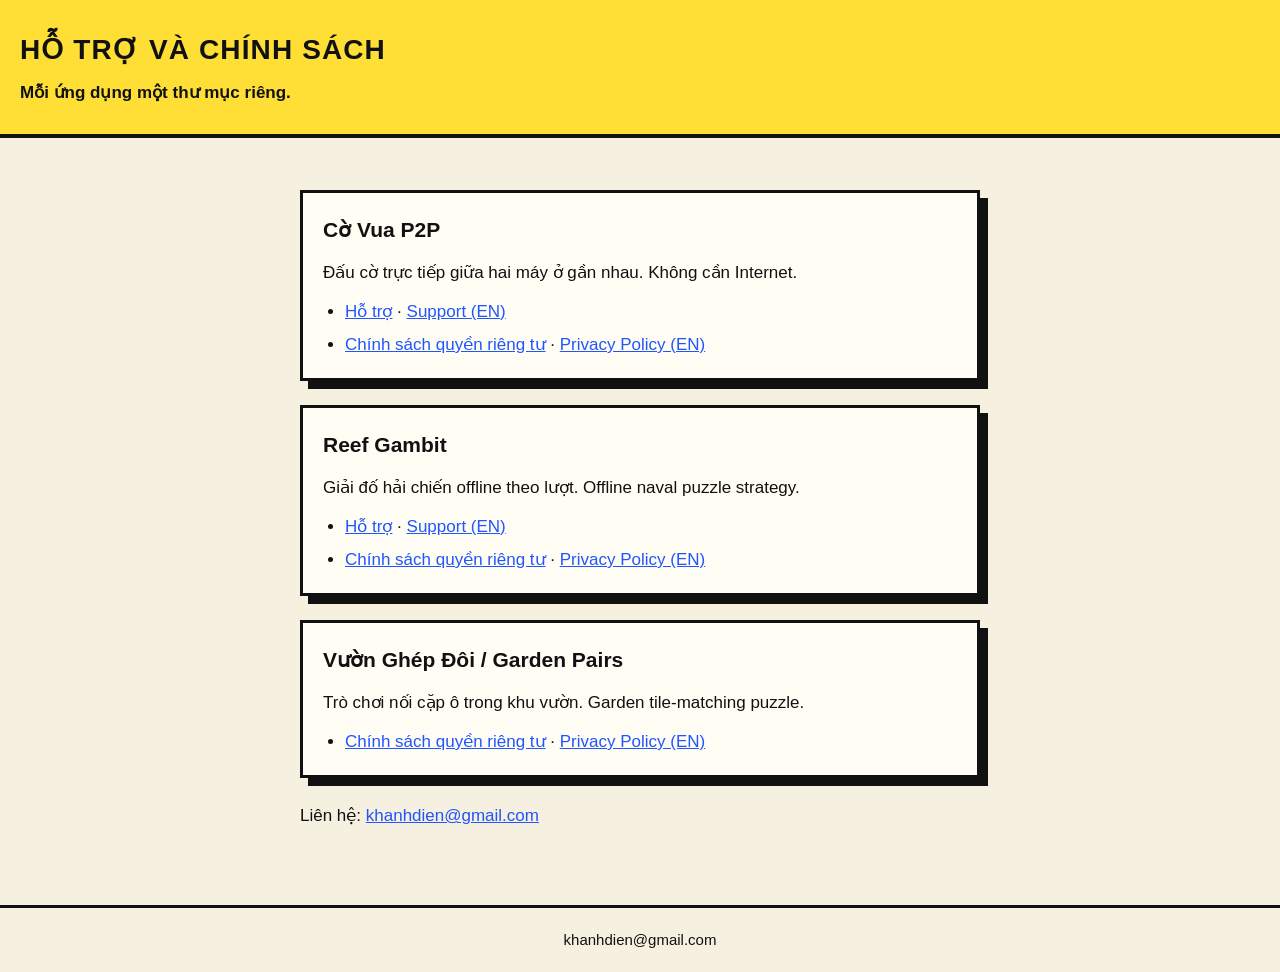
<file: index.html>
<!DOCTYPE html>
<html lang="vi">
<head>
<meta charset="utf-8">
<meta name="viewport" content="width=device-width, initial-scale=1">
<title>Hỗ trợ và chính sách ứng dụng</title>
<meta name="description" content="Trang hỗ trợ và chính sách quyền riêng tư cho các ứng dụng của Dien Nguyen.">
<link rel="stylesheet" href="assets/style.css">
</head>
<body>

<header>
  <h1>Hỗ trợ và chính sách</h1>
  <p>Mỗi ứng dụng một thư mục riêng.</p>
</header>

<main>

<div class="card">
  <h2>Cờ Vua P2P</h2>
  <p>Đấu cờ trực tiếp giữa hai máy ở gần nhau. Không cần Internet.</p>
  <ul>
    <li><a href="chess-p2p/support.html">Hỗ trợ</a> ·
        <a href="chess-p2p/support-en.html">Support (EN)</a></li>
    <li><a href="chess-p2p/privacy.html">Chính sách quyền riêng tư</a> ·
        <a href="chess-p2p/privacy-en.html">Privacy Policy (EN)</a></li>
  </ul>
</div>

<div class="card"><h2>Reef Gambit</h2><p>Giải đố hải chiến offline theo lượt. Offline naval puzzle strategy.</p><ul><li><a href="reef-gambit/support.html">Hỗ trợ</a> · <a href="reef-gambit/support-en.html">Support (EN)</a></li><li><a href="reef-gambit/privacy.html">Chính sách quyền riêng tư</a> · <a href="reef-gambit/privacy-en.html">Privacy Policy (EN)</a></li></ul></div>

<div class="card"><h2>Vườn Ghép Đôi / Garden Pairs</h2><p>Trò chơi nối cặp ô trong khu vườn. Garden tile-matching puzzle.</p><ul><li><a href="garden-pairs/privacy.html">Chính sách quyền riêng tư</a> · <a href="garden-pairs/privacy-en.html">Privacy Policy (EN)</a></li></ul></div>

<p>Liên hệ: <a href="mailto:khanhdien@gmail.com">khanhdien@gmail.com</a></p>

</main>

<footer>
  khanhdien@gmail.com
</footer>

</body>
</html>
</file>
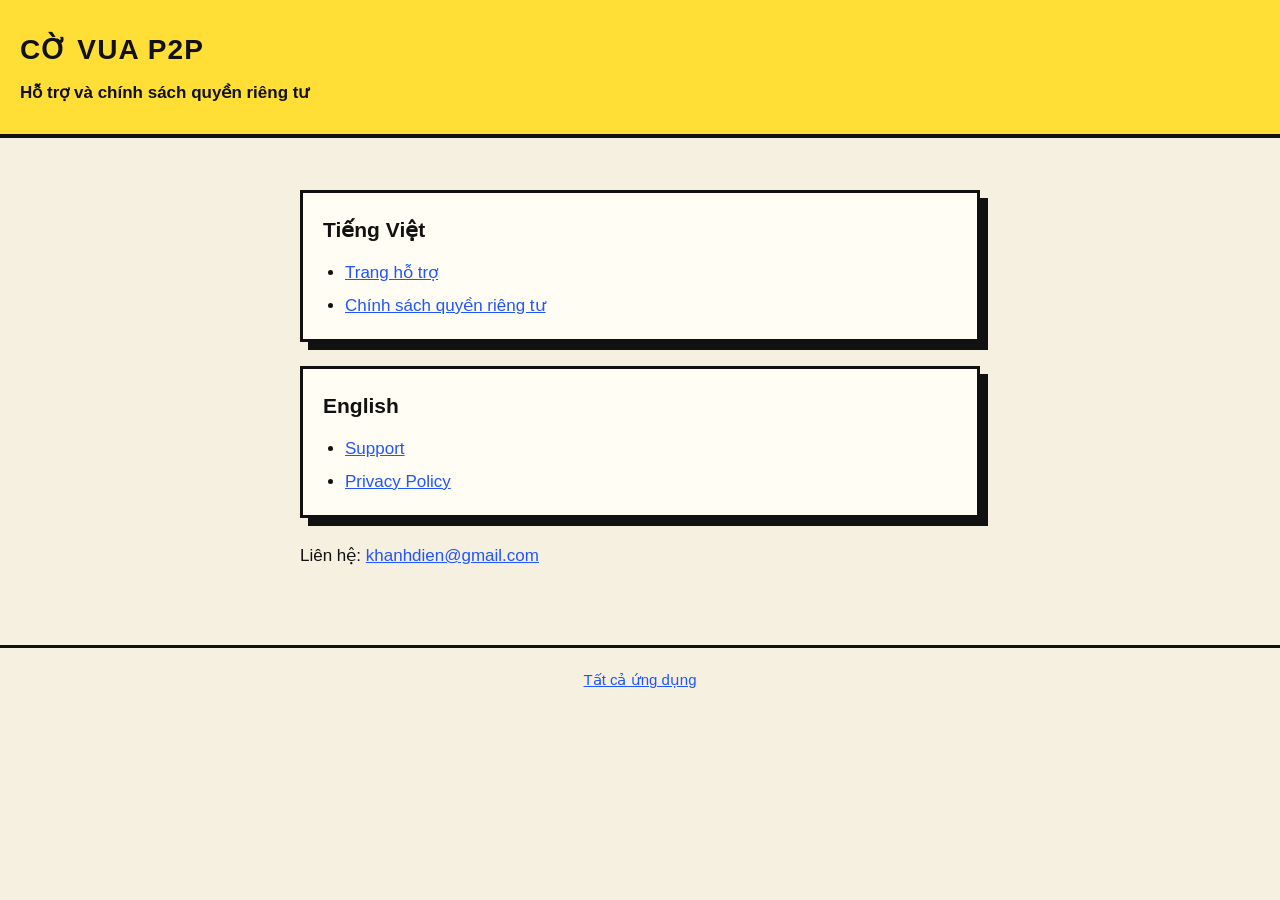
<file: chess-p2p/index.html>
<!DOCTYPE html>
<html lang="vi">
<head>
<meta charset="utf-8">
<meta name="viewport" content="width=device-width, initial-scale=1">
<title>Cờ Vua P2P — Hỗ trợ và chính sách</title>
<meta name="description" content="Trang hỗ trợ và chính sách quyền riêng tư của ứng dụng Cờ Vua P2P.">
<link rel="stylesheet" href="../assets/style.css">
</head>
<body>

<header>
  <h1>Cờ Vua P2P</h1>
  <p>Hỗ trợ và chính sách quyền riêng tư</p>
</header>

<main>

<div class="card">
  <h2>Tiếng Việt</h2>
  <ul>
    <li><a href="support.html">Trang hỗ trợ</a></li>
    <li><a href="privacy.html">Chính sách quyền riêng tư</a></li>
  </ul>
</div>

<div class="card">
  <h2>English</h2>
  <ul>
    <li><a href="support-en.html">Support</a></li>
    <li><a href="privacy-en.html">Privacy Policy</a></li>
  </ul>
</div>

<p>Liên hệ: <a href="mailto:khanhdien@gmail.com">khanhdien@gmail.com</a></p>

</main>

<footer>
  <a href="../">Tất cả ứng dụng</a>
</footer>

</body>
</html>
</file>
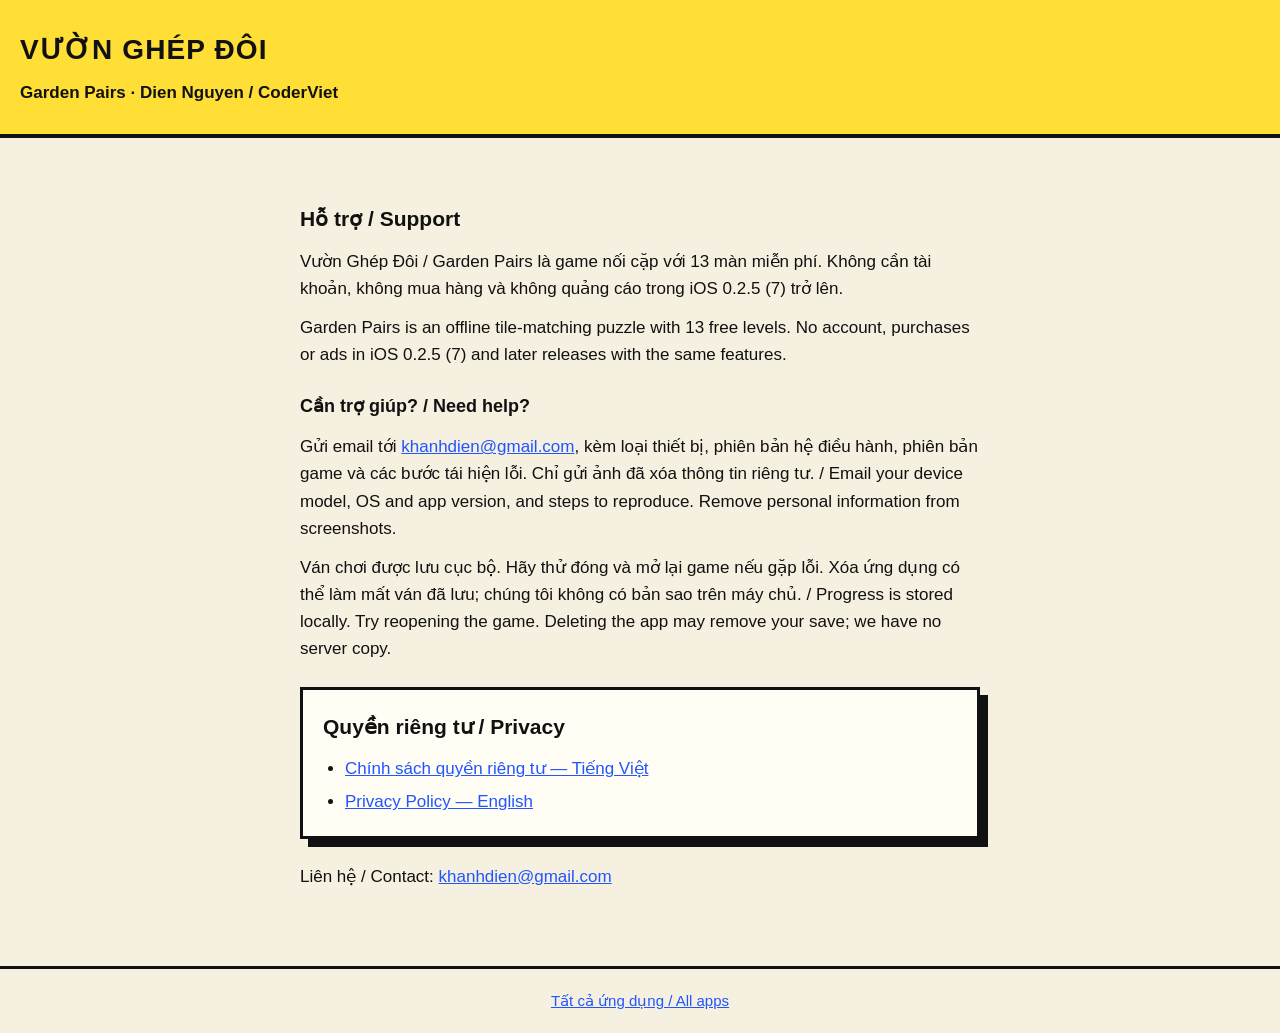
<file: garden-pairs/index.html>
<!doctype html>
<html lang="vi"><head><meta charset="utf-8"><meta name="viewport" content="width=device-width, initial-scale=1"><title>Vườn Ghép Đôi / Garden Pairs — Hỗ trợ / Support</title><link rel="stylesheet" href="../assets/style.css"></head><body><header><h1>Vườn Ghép Đôi</h1><p>Garden Pairs · Dien Nguyen / CoderViet</p></header><main><section><h2>Hỗ trợ / Support</h2><p>Vườn Ghép Đôi / Garden Pairs là game nối cặp với 13 màn miễn phí. Không cần tài khoản, không mua hàng và không quảng cáo trong iOS 0.2.5 (7) trở lên.</p><p>Garden Pairs is an offline tile-matching puzzle with 13 free levels. No account, purchases or ads in iOS 0.2.5 (7) and later releases with the same features.</p><h3>Cần trợ giúp? / Need help?</h3><p>Gửi email tới <a href="mailto:khanhdien@gmail.com">khanhdien@gmail.com</a>, kèm loại thiết bị, phiên bản hệ điều hành, phiên bản game và các bước tái hiện lỗi. Chỉ gửi ảnh đã xóa thông tin riêng tư. / Email your device model, OS and app version, and steps to reproduce. Remove personal information from screenshots.</p><p>Ván chơi được lưu cục bộ. Hãy thử đóng và mở lại game nếu gặp lỗi. Xóa ứng dụng có thể làm mất ván đã lưu; chúng tôi không có bản sao trên máy chủ. / Progress is stored locally. Try reopening the game. Deleting the app may remove your save; we have no server copy.</p></section><div class="card"><h2>Quyền riêng tư / Privacy</h2><ul><li><a href="privacy.html">Chính sách quyền riêng tư — Tiếng Việt</a></li><li><a href="privacy-en.html">Privacy Policy — English</a></li></ul></div><p>Liên hệ / Contact: <a href="mailto:khanhdien@gmail.com">khanhdien@gmail.com</a></p></main><footer><a href="../index.html">Tất cả ứng dụng / All apps</a></footer></body></html>
</file>
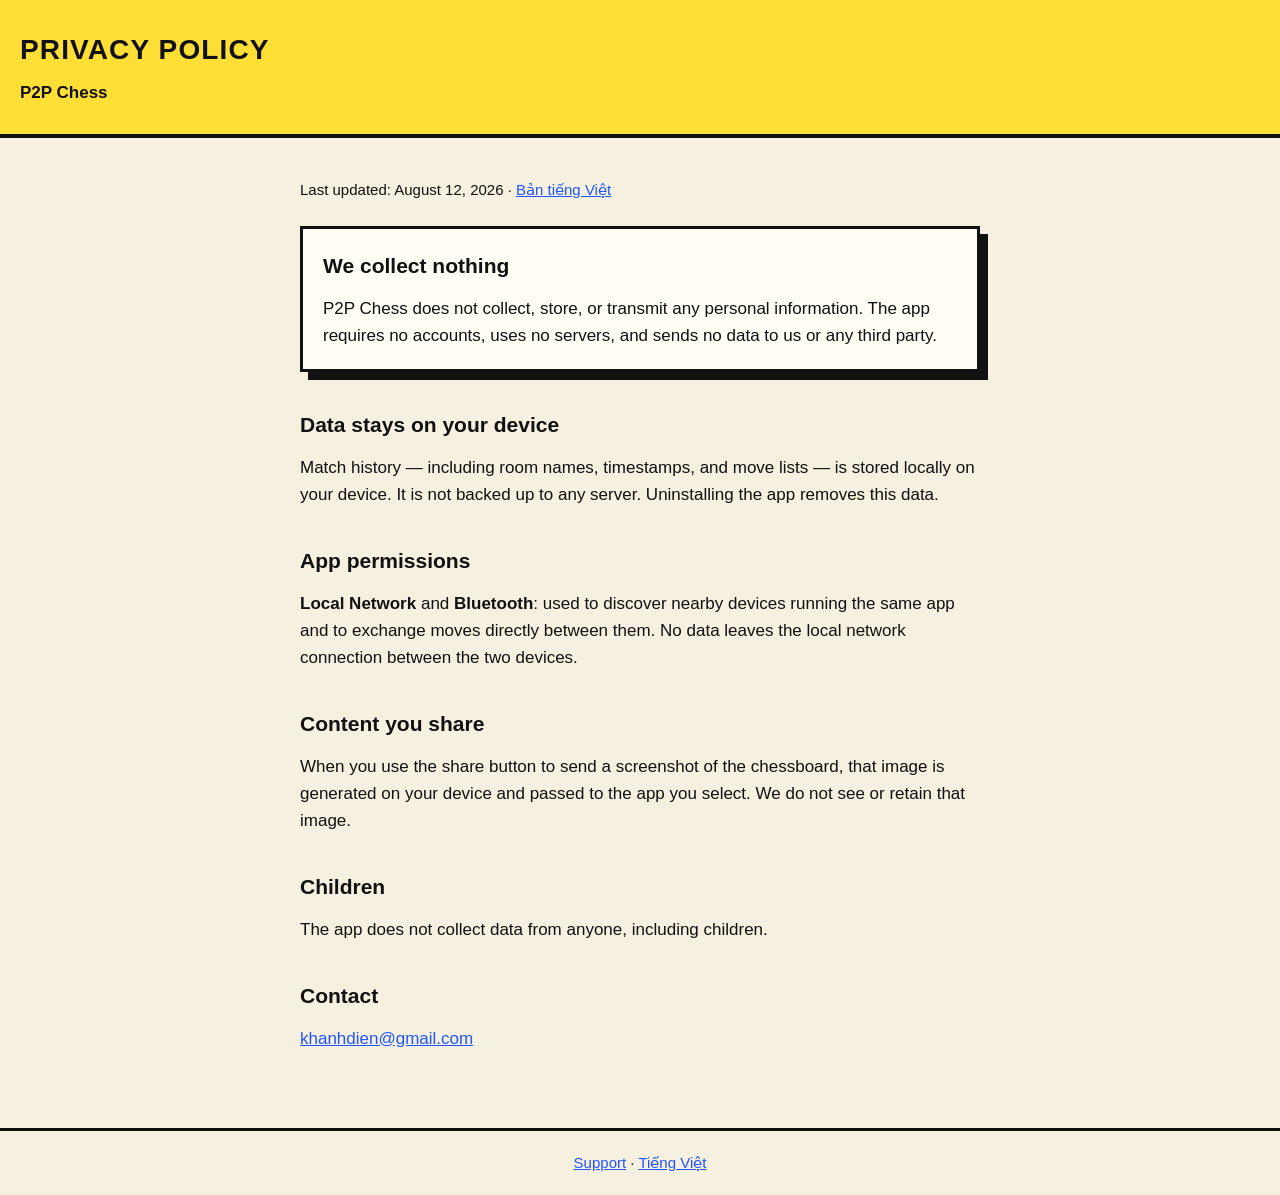
<file: chess-p2p/privacy-en.html>
<!DOCTYPE html>
<html lang="en">
<head>
<meta charset="utf-8">
<meta name="viewport" content="width=device-width, initial-scale=1">
<title>Privacy Policy — P2P Chess</title>
<meta name="description" content="Privacy policy for the P2P Chess app: no data collection, no accounts, no servers.">
<link rel="stylesheet" href="../assets/style.css">
</head>
<body>

<header>
  <h1>Privacy Policy</h1>
  <p>P2P Chess</p>
</header>

<main>

<p class="updated">Last updated: August 12, 2026 · <a href="privacy.html">Bản tiếng Việt</a></p>

<div class="card">
  <h2>We collect nothing</h2>
  <p>P2P Chess does not collect, store, or transmit any personal information. The app requires no accounts, uses no servers, and sends no data to us or any third party.</p>
</div>

<h2>Data stays on your device</h2>
<p>Match history — including room names, timestamps, and move lists — is stored locally on your device. It is not backed up to any server. Uninstalling the app removes this data.</p>

<h2>App permissions</h2>
<p><strong>Local Network</strong> and <strong>Bluetooth</strong>: used to discover nearby devices running the same app and to exchange moves directly between them. No data leaves the local network connection between the two devices.</p>

<h2>Content you share</h2>
<p>When you use the share button to send a screenshot of the chessboard, that image is generated on your device and passed to the app you select. We do not see or retain that image.</p>

<h2>Children</h2>
<p>The app does not collect data from anyone, including children.</p>

<h2>Contact</h2>
<p><a href="mailto:khanhdien@gmail.com">khanhdien@gmail.com</a></p>

</main>

<footer>
  <a href="support-en.html">Support</a> ·
  <a href="privacy.html">Tiếng Việt</a>
</footer>

</body>
</html>
</file>
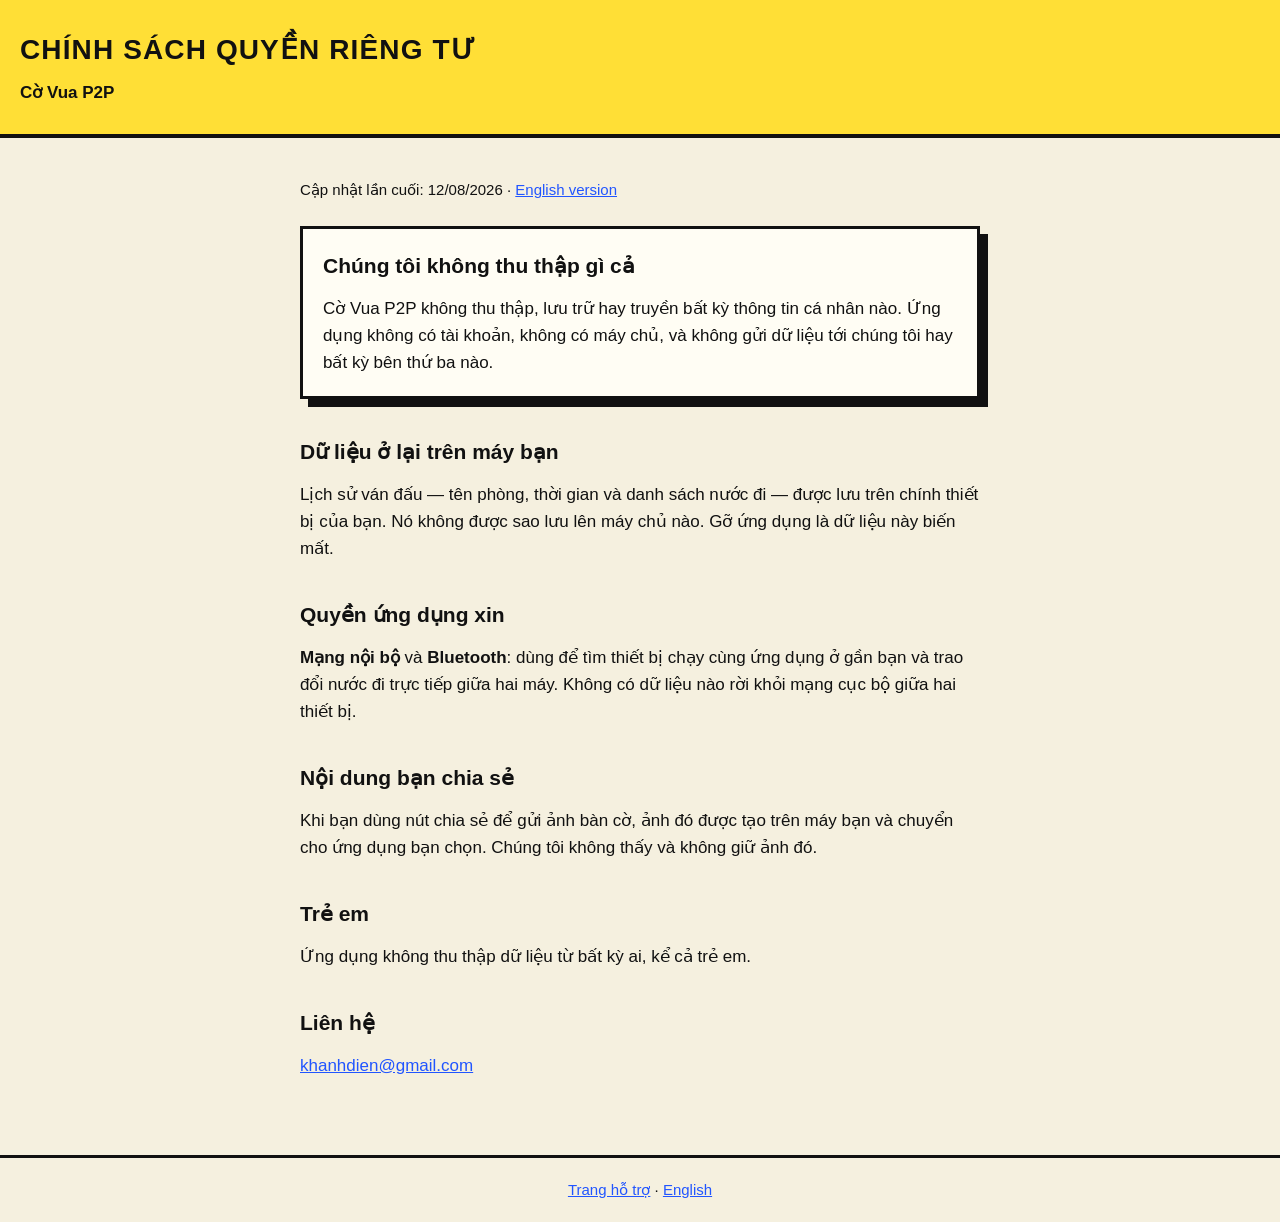
<file: chess-p2p/privacy.html>
<!DOCTYPE html>
<html lang="vi">
<head>
<meta charset="utf-8">
<meta name="viewport" content="width=device-width, initial-scale=1">
<title>Chính sách quyền riêng tư — Cờ Vua P2P</title>
<meta name="description" content="Chính sách quyền riêng tư của ứng dụng Cờ Vua P2P: không thu thập dữ liệu, không tài khoản, không máy chủ.">
<link rel="stylesheet" href="../assets/style.css">
</head>
<body>

<header>
  <h1>Chính sách quyền riêng tư</h1>
  <p>Cờ Vua P2P</p>
</header>

<main>

<p class="updated">Cập nhật lần cuối: 12/08/2026 · <a href="privacy-en.html">English version</a></p>

<div class="card">
  <h2>Chúng tôi không thu thập gì cả</h2>
  <p>Cờ Vua P2P không thu thập, lưu trữ hay truyền bất kỳ thông tin cá nhân nào. Ứng dụng không có tài khoản, không có máy chủ, và không gửi dữ liệu tới chúng tôi hay bất kỳ bên thứ ba nào.</p>
</div>

<h2>Dữ liệu ở lại trên máy bạn</h2>
<p>Lịch sử ván đấu — tên phòng, thời gian và danh sách nước đi — được lưu trên chính thiết bị của bạn. Nó không được sao lưu lên máy chủ nào. Gỡ ứng dụng là dữ liệu này biến mất.</p>

<h2>Quyền ứng dụng xin</h2>
<p><strong>Mạng nội bộ</strong> và <strong>Bluetooth</strong>: dùng để tìm thiết bị chạy cùng ứng dụng ở gần bạn và trao đổi nước đi trực tiếp giữa hai máy. Không có dữ liệu nào rời khỏi mạng cục bộ giữa hai thiết bị.</p>

<h2>Nội dung bạn chia sẻ</h2>
<p>Khi bạn dùng nút chia sẻ để gửi ảnh bàn cờ, ảnh đó được tạo trên máy bạn và chuyển cho ứng dụng bạn chọn. Chúng tôi không thấy và không giữ ảnh đó.</p>

<h2>Trẻ em</h2>
<p>Ứng dụng không thu thập dữ liệu từ bất kỳ ai, kể cả trẻ em.</p>

<h2>Liên hệ</h2>
<p><a href="mailto:khanhdien@gmail.com">khanhdien@gmail.com</a></p>

</main>

<footer>
  <a href="support.html">Trang hỗ trợ</a> ·
  <a href="privacy-en.html">English</a>
</footer>

</body>
</html>
</file>
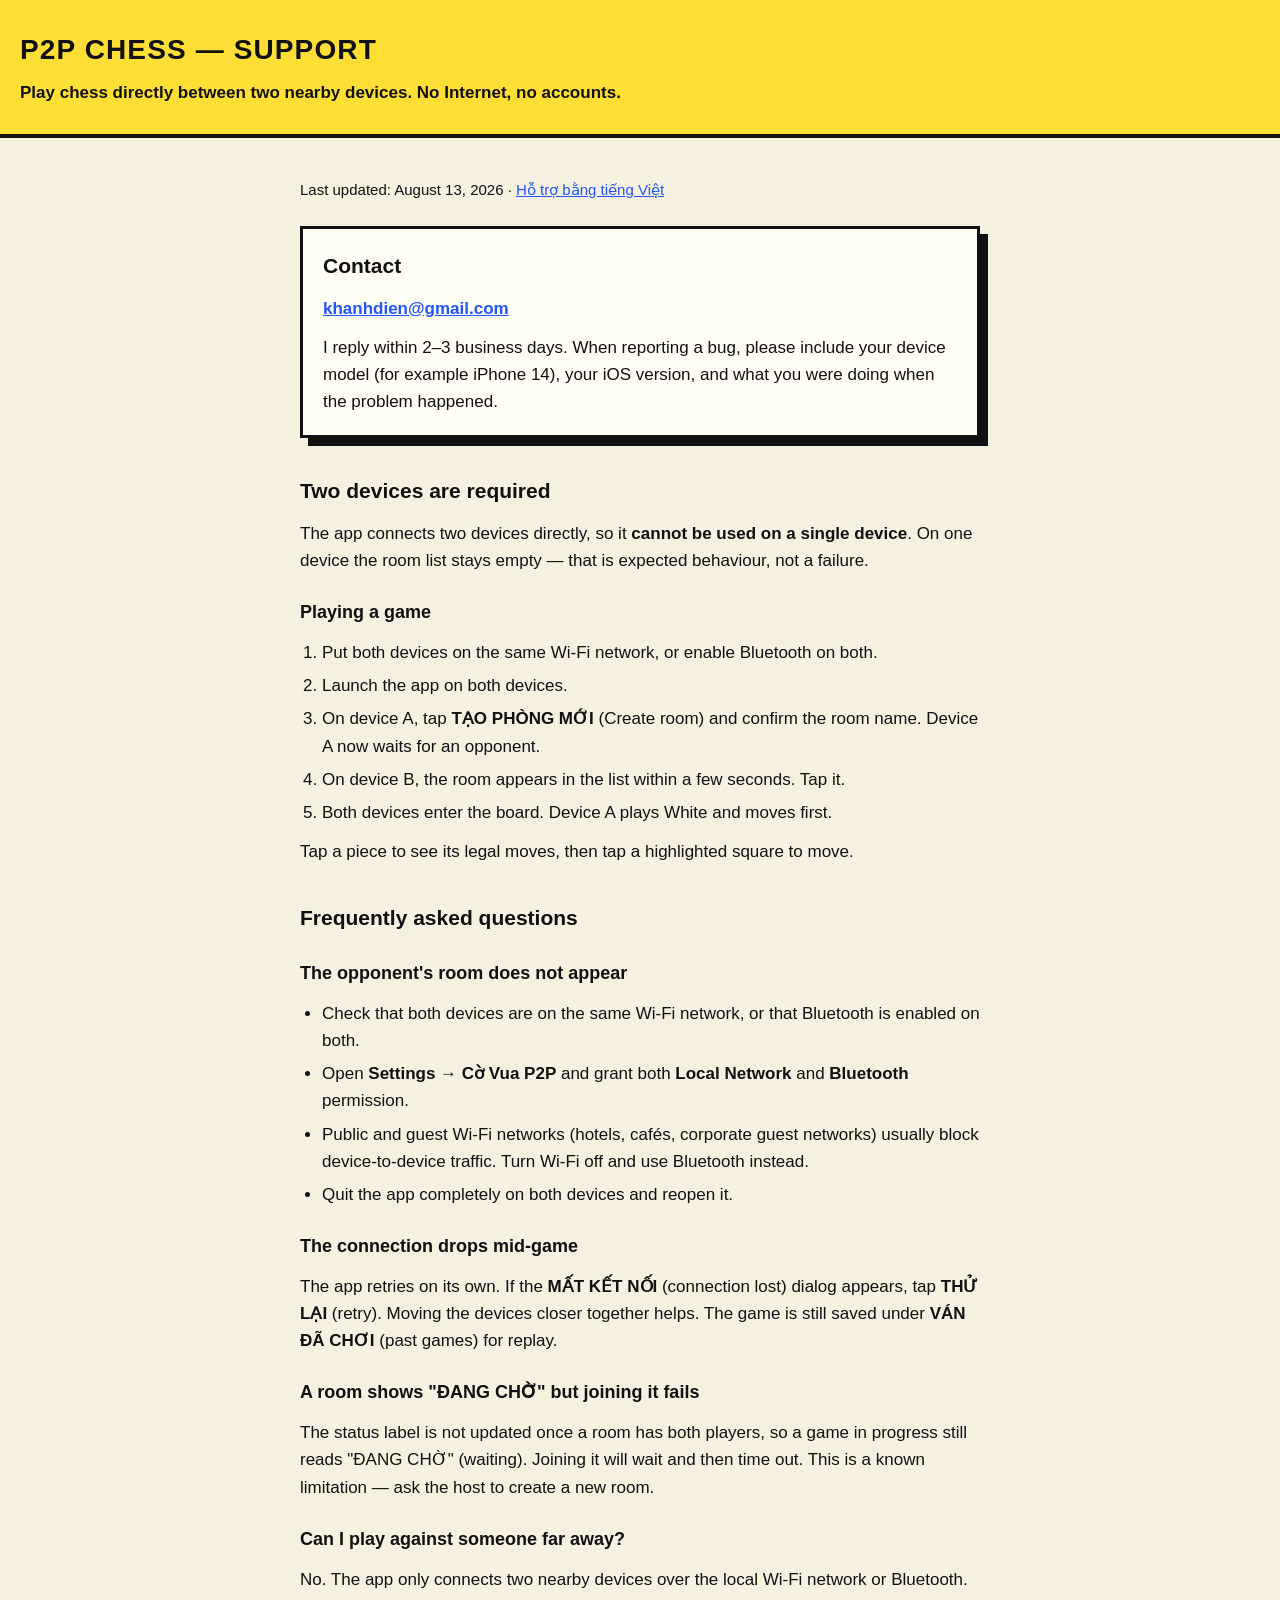
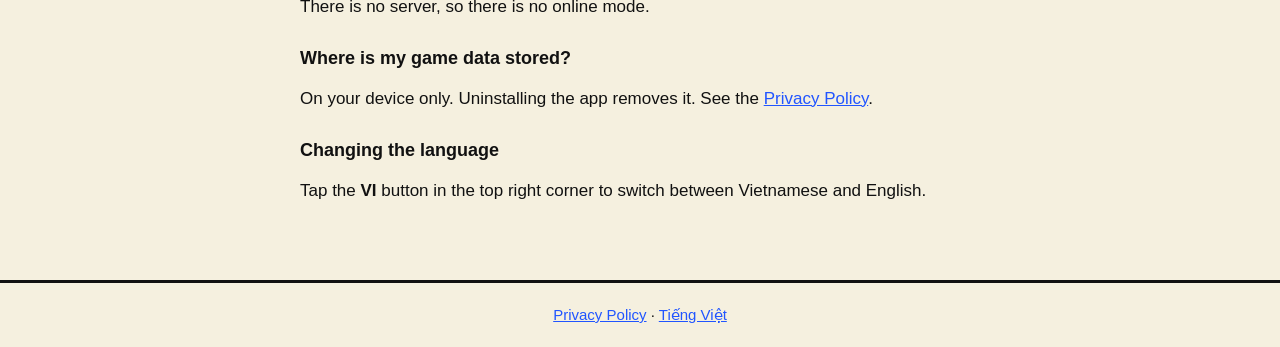
<file: chess-p2p/support-en.html>
<!DOCTYPE html>
<html lang="en">
<head>
<meta charset="utf-8">
<meta name="viewport" content="width=device-width, initial-scale=1">
<title>Support — P2P Chess</title>
<meta name="description" content="Support page for the P2P Chess app: how to play across two devices, connection troubleshooting, contact.">
<link rel="stylesheet" href="../assets/style.css">
</head>
<body>

<header>
  <h1>P2P Chess — Support</h1>
  <p>Play chess directly between two nearby devices. No Internet, no accounts.</p>
</header>

<main>

<p class="updated">Last updated: August 13, 2026 · <a href="support.html">Hỗ trợ bằng tiếng Việt</a></p>

<div class="card">
  <h2>Contact</h2>
  <p><strong><a href="mailto:khanhdien@gmail.com">khanhdien@gmail.com</a></strong></p>
  <p>I reply within 2–3 business days. When reporting a bug, please include your device model (for example iPhone 14), your iOS version, and what you were doing when the problem happened.</p>
</div>

<h2>Two devices are required</h2>
<p>The app connects two devices directly, so it <strong>cannot be used on a single device</strong>. On one device the room list stays empty — that is expected behaviour, not a failure.</p>

<h3>Playing a game</h3>
<ol>
  <li>Put both devices on the same Wi-Fi network, or enable Bluetooth on both.</li>
  <li>Launch the app on both devices.</li>
  <li>On device A, tap <strong>TẠO PHÒNG MỚI</strong> (Create room) and confirm the room name. Device A now waits for an opponent.</li>
  <li>On device B, the room appears in the list within a few seconds. Tap it.</li>
  <li>Both devices enter the board. Device A plays White and moves first.</li>
</ol>
<p>Tap a piece to see its legal moves, then tap a highlighted square to move.</p>

<h2>Frequently asked questions</h2>

<h3>The opponent's room does not appear</h3>
<ul>
  <li>Check that both devices are on the same Wi-Fi network, or that Bluetooth is enabled on both.</li>
  <li>Open <strong>Settings → Cờ Vua P2P</strong> and grant both <strong>Local Network</strong> and <strong>Bluetooth</strong> permission.</li>
  <li>Public and guest Wi-Fi networks (hotels, cafés, corporate guest networks) usually block device-to-device traffic. Turn Wi-Fi off and use Bluetooth instead.</li>
  <li>Quit the app completely on both devices and reopen it.</li>
</ul>

<h3>The connection drops mid-game</h3>
<p>The app retries on its own. If the <strong>MẤT KẾT NỐI</strong> (connection lost) dialog appears, tap <strong>THỬ LẠI</strong> (retry). Moving the devices closer together helps. The game is still saved under <strong>VÁN ĐÃ CHƠI</strong> (past games) for replay.</p>

<h3>A room shows "ĐANG CHỜ" but joining it fails</h3>
<p>The status label is not updated once a room has both players, so a game in progress still reads "ĐANG CHỜ" (waiting). Joining it will wait and then time out. This is a known limitation — ask the host to create a new room.</p>

<h3>Can I play against someone far away?</h3>
<p>No. The app only connects two nearby devices over the local Wi-Fi network or Bluetooth. There is no server, so there is no online mode.</p>

<h3>Where is my game data stored?</h3>
<p>On your device only. Uninstalling the app removes it. See the <a href="privacy-en.html">Privacy Policy</a>.</p>

<h3>Changing the language</h3>
<p>Tap the <strong>VI</strong> button in the top right corner to switch between Vietnamese and English.</p>

</main>

<footer>
  <a href="privacy-en.html">Privacy Policy</a> ·
  <a href="support.html">Tiếng Việt</a>
</footer>

</body>
</html>
</file>
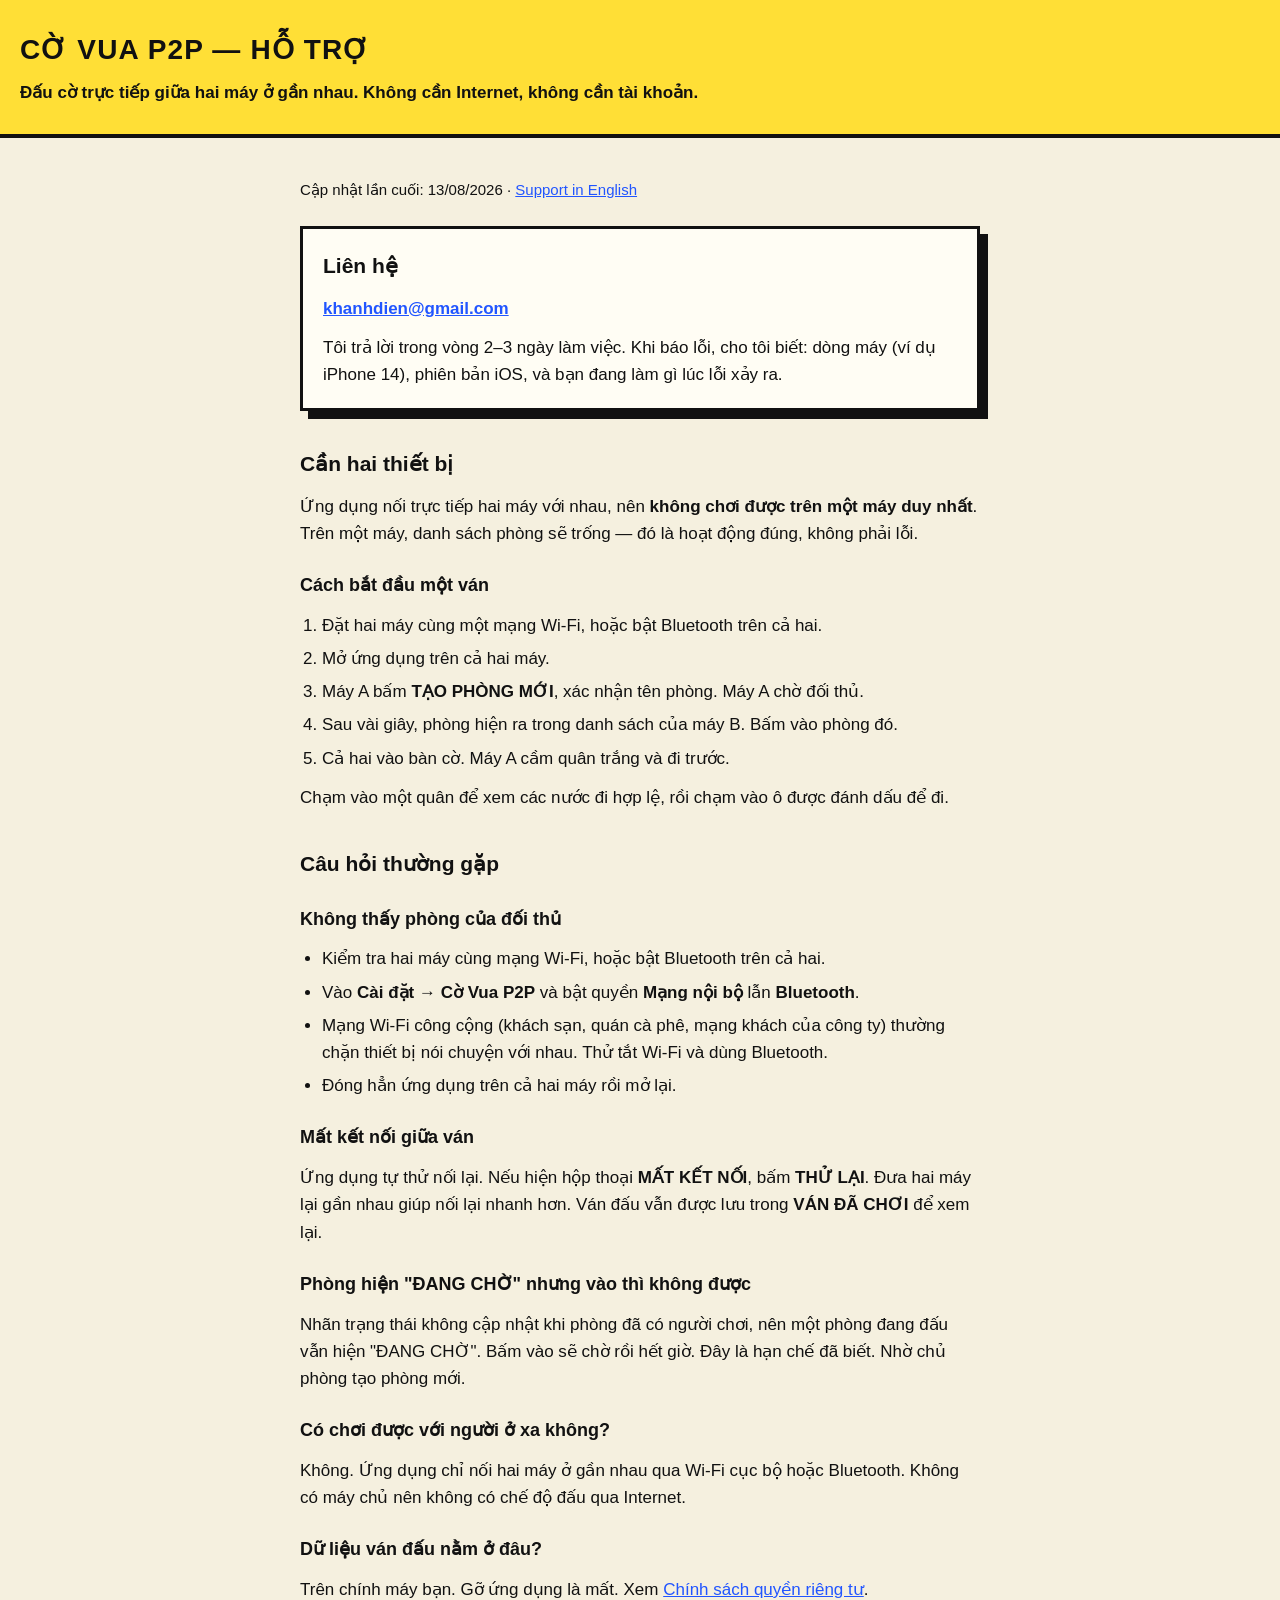
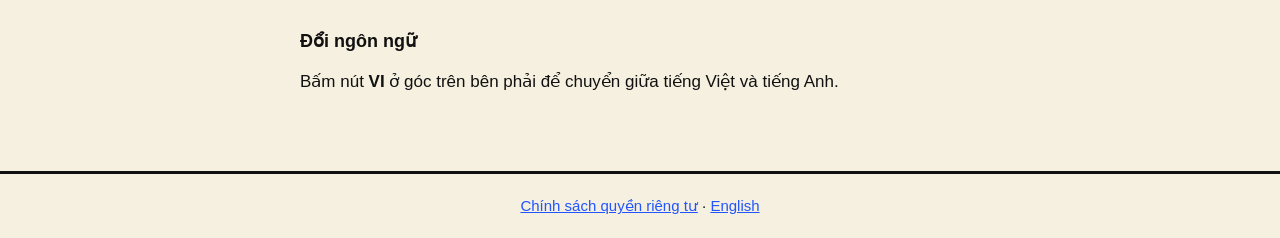
<file: chess-p2p/support.html>
<!DOCTYPE html>
<html lang="vi">
<head>
<meta charset="utf-8">
<meta name="viewport" content="width=device-width, initial-scale=1">
<title>Hỗ trợ — Cờ Vua P2P</title>
<meta name="description" content="Trang hỗ trợ ứng dụng Cờ Vua P2P: cách chơi giữa hai máy, khắc phục sự cố kết nối, liên hệ.">
<link rel="stylesheet" href="../assets/style.css">
</head>
<body>

<header>
  <h1>Cờ Vua P2P — Hỗ trợ</h1>
  <p>Đấu cờ trực tiếp giữa hai máy ở gần nhau. Không cần Internet, không cần tài khoản.</p>
</header>

<main>

<p class="updated">Cập nhật lần cuối: 13/08/2026 · <a href="support-en.html">Support in English</a></p>

<div class="card">
  <h2>Liên hệ</h2>
  <p><strong><a href="mailto:khanhdien@gmail.com">khanhdien@gmail.com</a></strong></p>
  <p>Tôi trả lời trong vòng 2–3 ngày làm việc. Khi báo lỗi, cho tôi biết: dòng máy (ví dụ iPhone 14), phiên bản iOS, và bạn đang làm gì lúc lỗi xảy ra.</p>
</div>

<h2>Cần hai thiết bị</h2>
<p>Ứng dụng nối trực tiếp hai máy với nhau, nên <strong>không chơi được trên một máy duy nhất</strong>. Trên một máy, danh sách phòng sẽ trống — đó là hoạt động đúng, không phải lỗi.</p>

<h3>Cách bắt đầu một ván</h3>
<ol>
  <li>Đặt hai máy cùng một mạng Wi-Fi, hoặc bật Bluetooth trên cả hai.</li>
  <li>Mở ứng dụng trên cả hai máy.</li>
  <li>Máy A bấm <strong>TẠO PHÒNG MỚI</strong>, xác nhận tên phòng. Máy A chờ đối thủ.</li>
  <li>Sau vài giây, phòng hiện ra trong danh sách của máy B. Bấm vào phòng đó.</li>
  <li>Cả hai vào bàn cờ. Máy A cầm quân trắng và đi trước.</li>
</ol>
<p>Chạm vào một quân để xem các nước đi hợp lệ, rồi chạm vào ô được đánh dấu để đi.</p>

<h2>Câu hỏi thường gặp</h2>

<h3>Không thấy phòng của đối thủ</h3>
<ul>
  <li>Kiểm tra hai máy cùng mạng Wi-Fi, hoặc bật Bluetooth trên cả hai.</li>
  <li>Vào <strong>Cài đặt → Cờ Vua P2P</strong> và bật quyền <strong>Mạng nội bộ</strong> lẫn <strong>Bluetooth</strong>.</li>
  <li>Mạng Wi-Fi công cộng (khách sạn, quán cà phê, mạng khách của công ty) thường chặn thiết bị nói chuyện với nhau. Thử tắt Wi-Fi và dùng Bluetooth.</li>
  <li>Đóng hẳn ứng dụng trên cả hai máy rồi mở lại.</li>
</ul>

<h3>Mất kết nối giữa ván</h3>
<p>Ứng dụng tự thử nối lại. Nếu hiện hộp thoại <strong>MẤT KẾT NỐI</strong>, bấm <strong>THỬ LẠI</strong>. Đưa hai máy lại gần nhau giúp nối lại nhanh hơn. Ván đấu vẫn được lưu trong <strong>VÁN ĐÃ CHƠI</strong> để xem lại.</p>

<h3>Phòng hiện "ĐANG CHỜ" nhưng vào thì không được</h3>
<p>Nhãn trạng thái không cập nhật khi phòng đã có người chơi, nên một phòng đang đấu vẫn hiện "ĐANG CHỜ". Bấm vào sẽ chờ rồi hết giờ. Đây là hạn chế đã biết. Nhờ chủ phòng tạo phòng mới.</p>

<h3>Có chơi được với người ở xa không?</h3>
<p>Không. Ứng dụng chỉ nối hai máy ở gần nhau qua Wi-Fi cục bộ hoặc Bluetooth. Không có máy chủ nên không có chế độ đấu qua Internet.</p>

<h3>Dữ liệu ván đấu nằm ở đâu?</h3>
<p>Trên chính máy bạn. Gỡ ứng dụng là mất. Xem <a href="privacy.html">Chính sách quyền riêng tư</a>.</p>

<h3>Đổi ngôn ngữ</h3>
<p>Bấm nút <strong>VI</strong> ở góc trên bên phải để chuyển giữa tiếng Việt và tiếng Anh.</p>

</main>

<footer>
  <a href="privacy.html">Chính sách quyền riêng tư</a> ·
  <a href="support-en.html">English</a>
</footer>

</body>
</html>
</file>
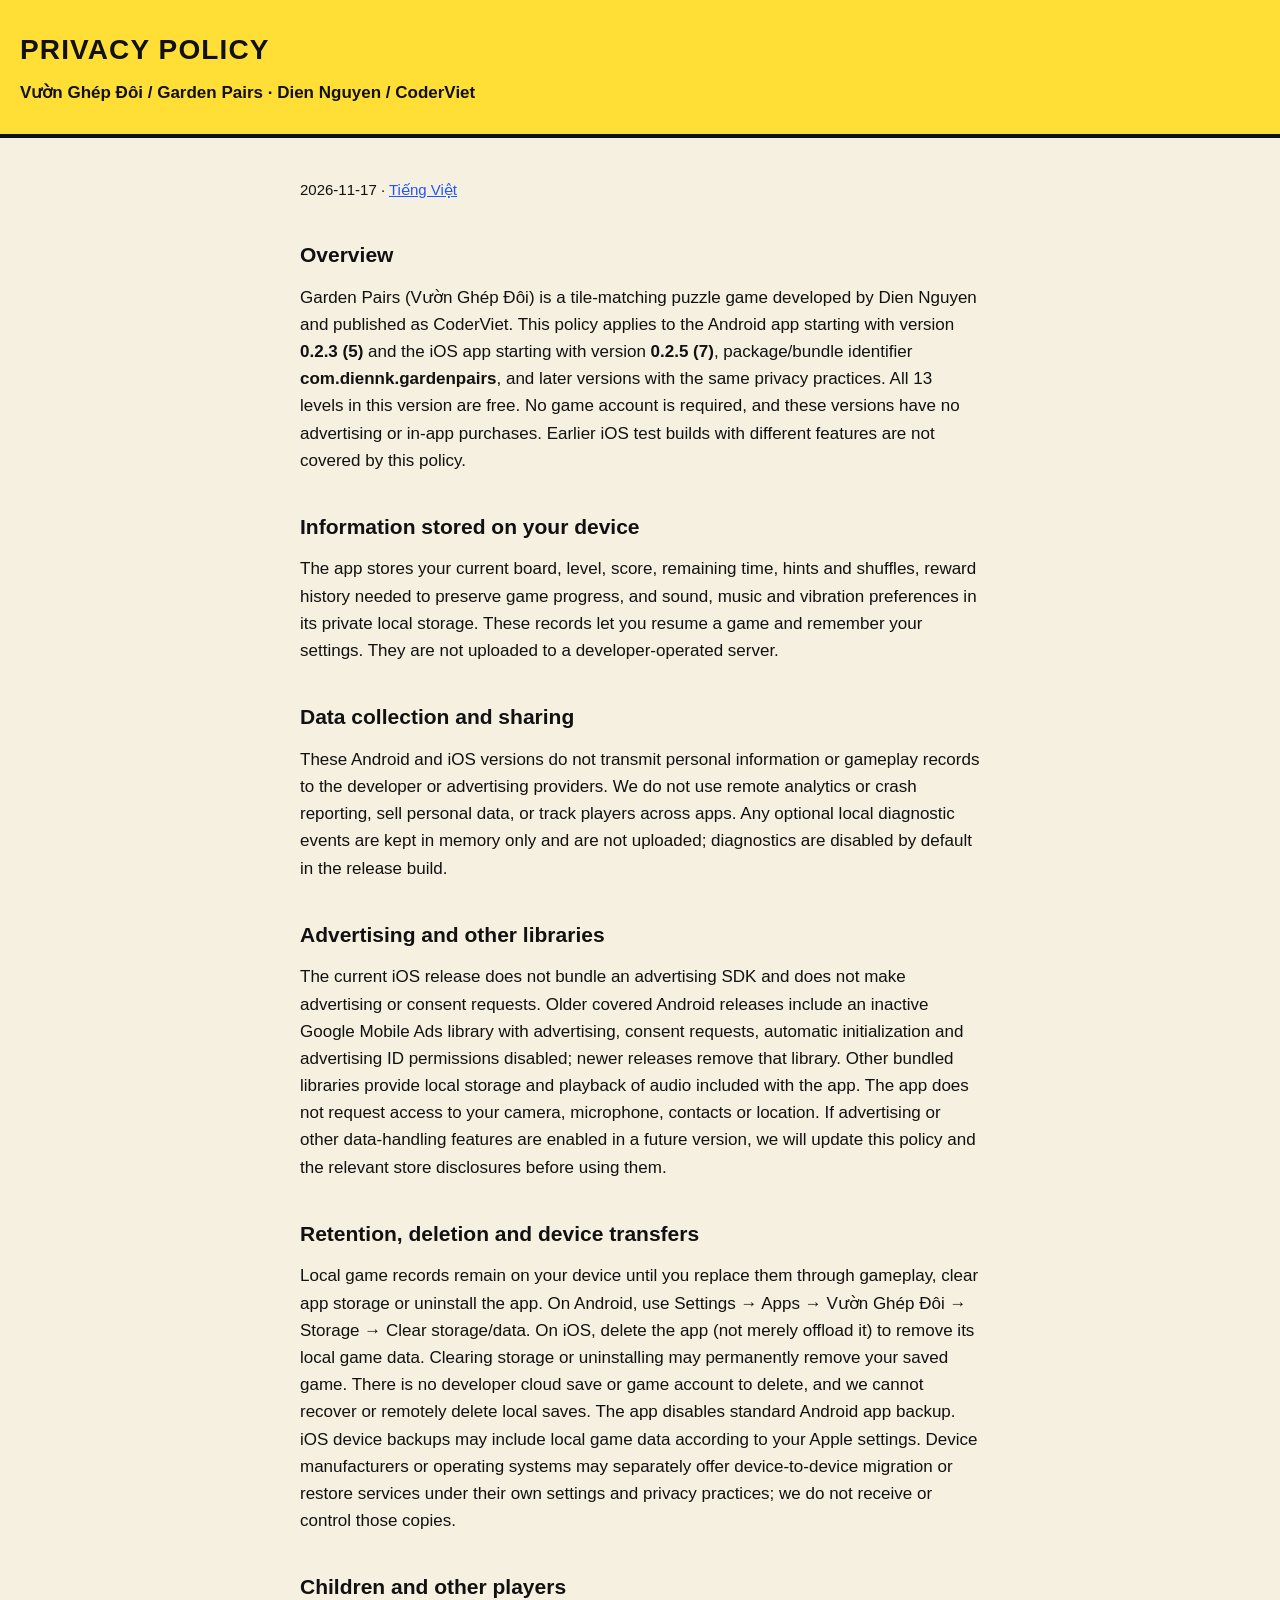
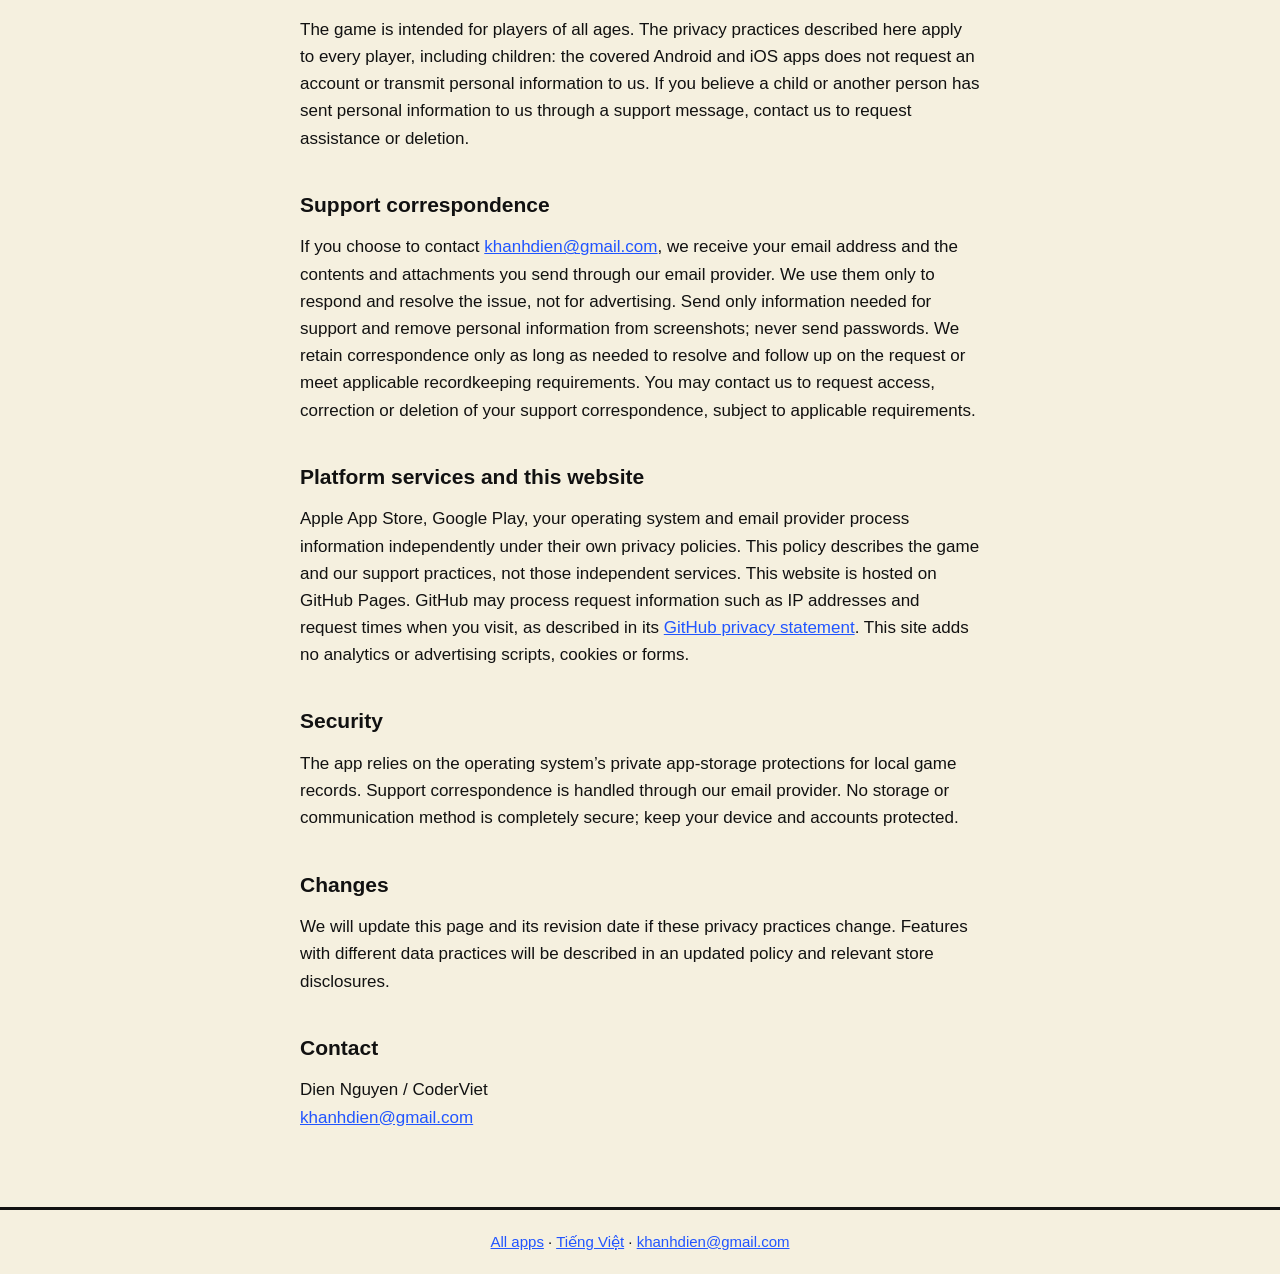
<file: garden-pairs/privacy-en.html>
<!doctype html>
<html lang="en">
<head>
<meta charset="utf-8">
<meta name="viewport" content="width=device-width, initial-scale=1">
<title>Privacy Policy — Vườn Ghép Đôi / Garden Pairs</title>
<meta name="description" content="Privacy Policy — Vườn Ghép Đôi / Garden Pairs, Android and iOS, Dien Nguyen / CoderViet.">
<link rel="stylesheet" href="../assets/style.css">
</head>
<body>
<header><h1>Privacy Policy</h1><p>Vườn Ghép Đôi / Garden Pairs · Dien Nguyen / CoderViet</p></header>
<main>
<p class="updated">2026-11-17 · <a href="privacy.html">Tiếng Việt</a></p>
<section><h2>Overview</h2><p>Garden Pairs (Vườn Ghép Đôi) is a tile-matching puzzle game developed by Dien Nguyen and published as CoderViet. This policy applies to the Android app starting with version <strong>0.2.3 (5)</strong> and the iOS app starting with version <strong>0.2.5 (7)</strong>, package/bundle identifier <strong>com.diennk.gardenpairs</strong>, and later versions with the same privacy practices. All 13 levels in this version are free. No game account is required, and these versions have no advertising or in-app purchases. Earlier iOS test builds with different features are not covered by this policy.</p></section>
<section><h2>Information stored on your device</h2><p>The app stores your current board, level, score, remaining time, hints and shuffles, reward history needed to preserve game progress, and sound, music and vibration preferences in its private local storage. These records let you resume a game and remember your settings. They are not uploaded to a developer-operated server.</p></section>
<section><h2>Data collection and sharing</h2><p>These Android and iOS versions do not transmit personal information or gameplay records to the developer or advertising providers. We do not use remote analytics or crash reporting, sell personal data, or track players across apps. Any optional local diagnostic events are kept in memory only and are not uploaded; diagnostics are disabled by default in the release build.</p></section>
<section><h2>Advertising and other libraries</h2><p>The current iOS release does not bundle an advertising SDK and does not make advertising or consent requests. Older covered Android releases include an inactive Google Mobile Ads library with advertising, consent requests, automatic initialization and advertising ID permissions disabled; newer releases remove that library. Other bundled libraries provide local storage and playback of audio included with the app. The app does not request access to your camera, microphone, contacts or location. If advertising or other data-handling features are enabled in a future version, we will update this policy and the relevant store disclosures before using them.</p></section>
<section><h2>Retention, deletion and device transfers</h2><p>Local game records remain on your device until you replace them through gameplay, clear app storage or uninstall the app. On Android, use Settings → Apps → Vườn Ghép Đôi → Storage → Clear storage/data. On iOS, delete the app (not merely offload it) to remove its local game data. Clearing storage or uninstalling may permanently remove your saved game. There is no developer cloud save or game account to delete, and we cannot recover or remotely delete local saves. The app disables standard Android app backup. iOS device backups may include local game data according to your Apple settings. Device manufacturers or operating systems may separately offer device-to-device migration or restore services under their own settings and privacy practices; we do not receive or control those copies.</p></section>
<section><h2>Children and other players</h2><p>The game is intended for players of all ages. The privacy practices described here apply to every player, including children: the covered Android and iOS apps does not request an account or transmit personal information to us. If you believe a child or another person has sent personal information to us through a support message, contact us to request assistance or deletion.</p></section>
<section><h2>Support correspondence</h2><p>If you choose to contact <a href="mailto:khanhdien@gmail.com">khanhdien@gmail.com</a>, we receive your email address and the contents and attachments you send through our email provider. We use them only to respond and resolve the issue, not for advertising. Send only information needed for support and remove personal information from screenshots; never send passwords. We retain correspondence only as long as needed to resolve and follow up on the request or meet applicable recordkeeping requirements. You may contact us to request access, correction or deletion of your support correspondence, subject to applicable requirements.</p></section>
<section><h2>Platform services and this website</h2><p>Apple App Store, Google Play, your operating system and email provider process information independently under their own privacy policies. This policy describes the game and our support practices, not those independent services. This website is hosted on GitHub Pages. GitHub may process request information such as IP addresses and request times when you visit, as described in its <a href="https://docs.github.com/en/site-policy/privacy-policies/github-general-privacy-statement">GitHub privacy statement</a>. This site adds no analytics or advertising scripts, cookies or forms.</p></section>
<section><h2>Security</h2><p>The app relies on the operating system’s private app-storage protections for local game records. Support correspondence is handled through our email provider. No storage or communication method is completely secure; keep your device and accounts protected.</p></section>
<section><h2>Changes</h2><p>We will update this page and its revision date if these privacy practices change. Features with different data practices will be described in an updated policy and relevant store disclosures.</p></section>
<section><h2>Contact</h2><p>Dien Nguyen / CoderViet<br><a href="mailto:khanhdien@gmail.com">khanhdien@gmail.com</a></p></section>
</main>
<footer><a href="../index.html">All apps</a> · <a href="privacy.html">Tiếng Việt</a> · <a href="mailto:khanhdien@gmail.com">khanhdien@gmail.com</a></footer>
</body>
</html>
</file>
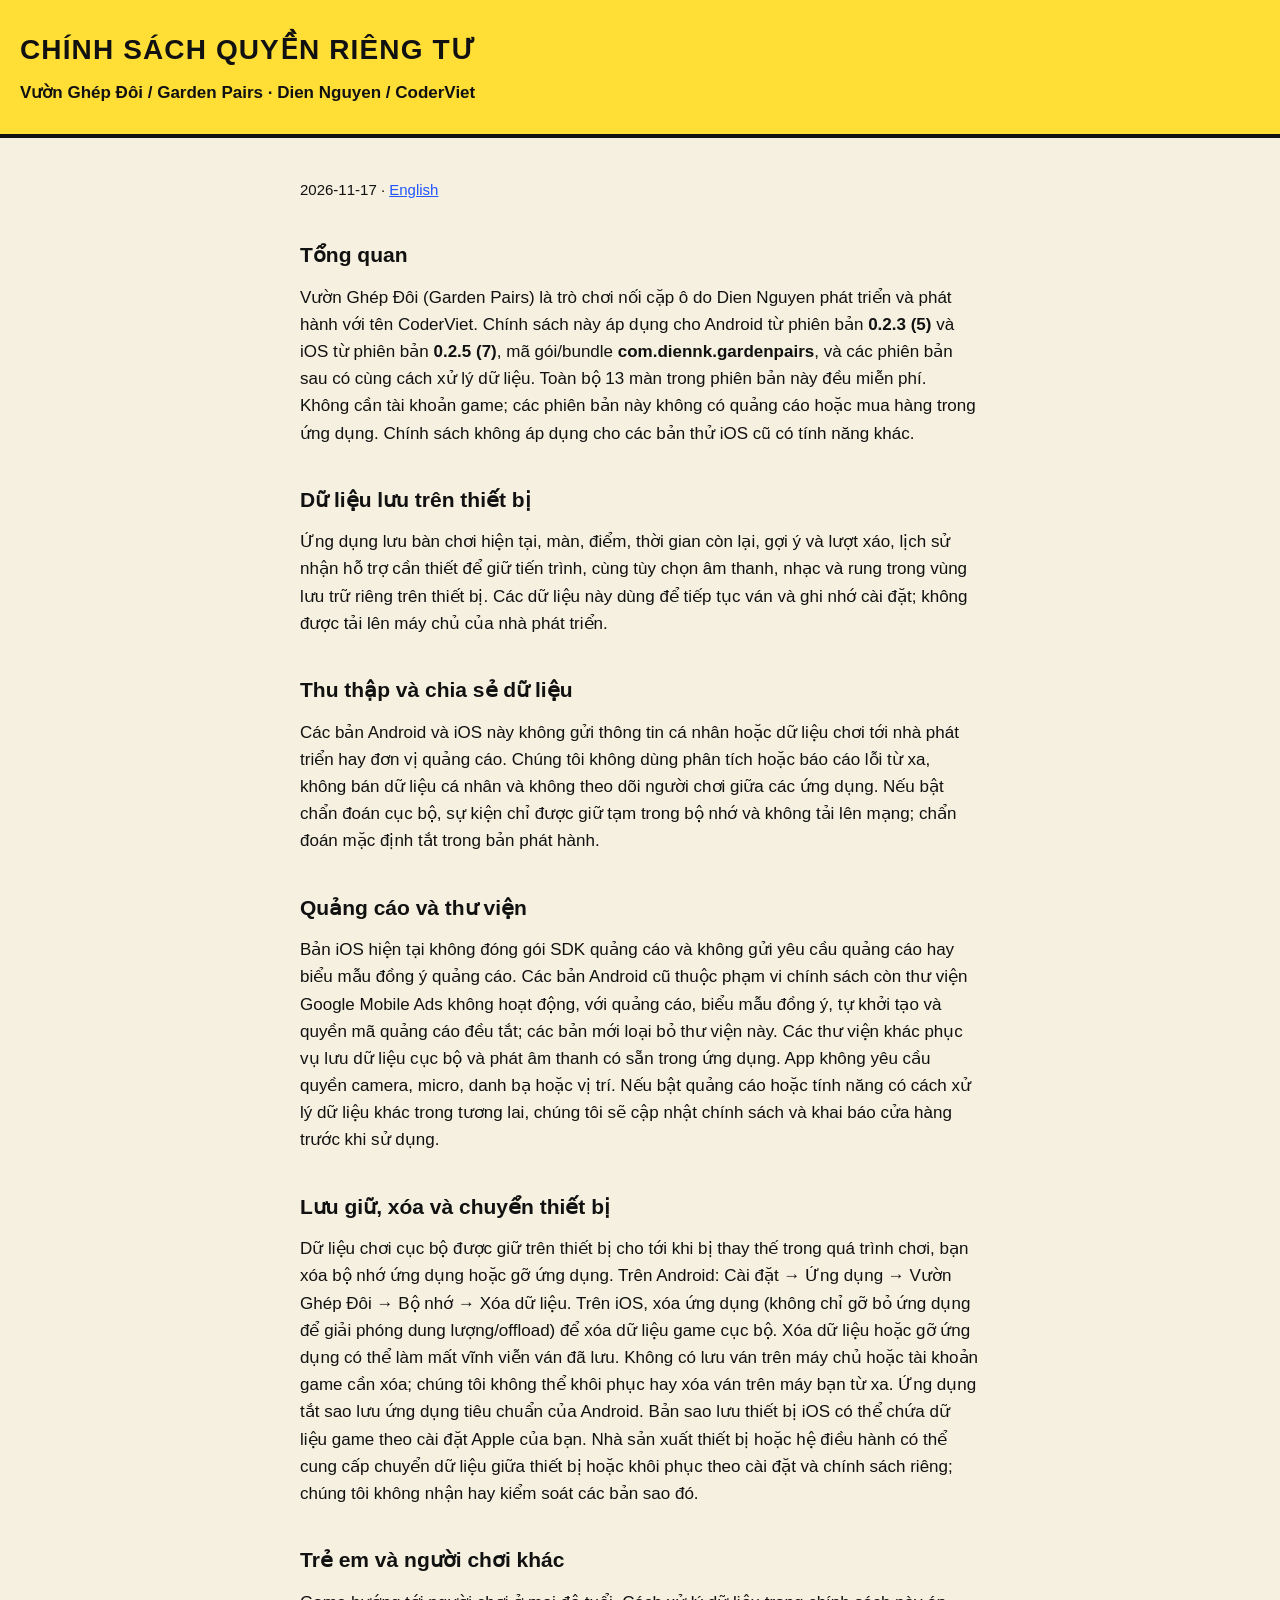
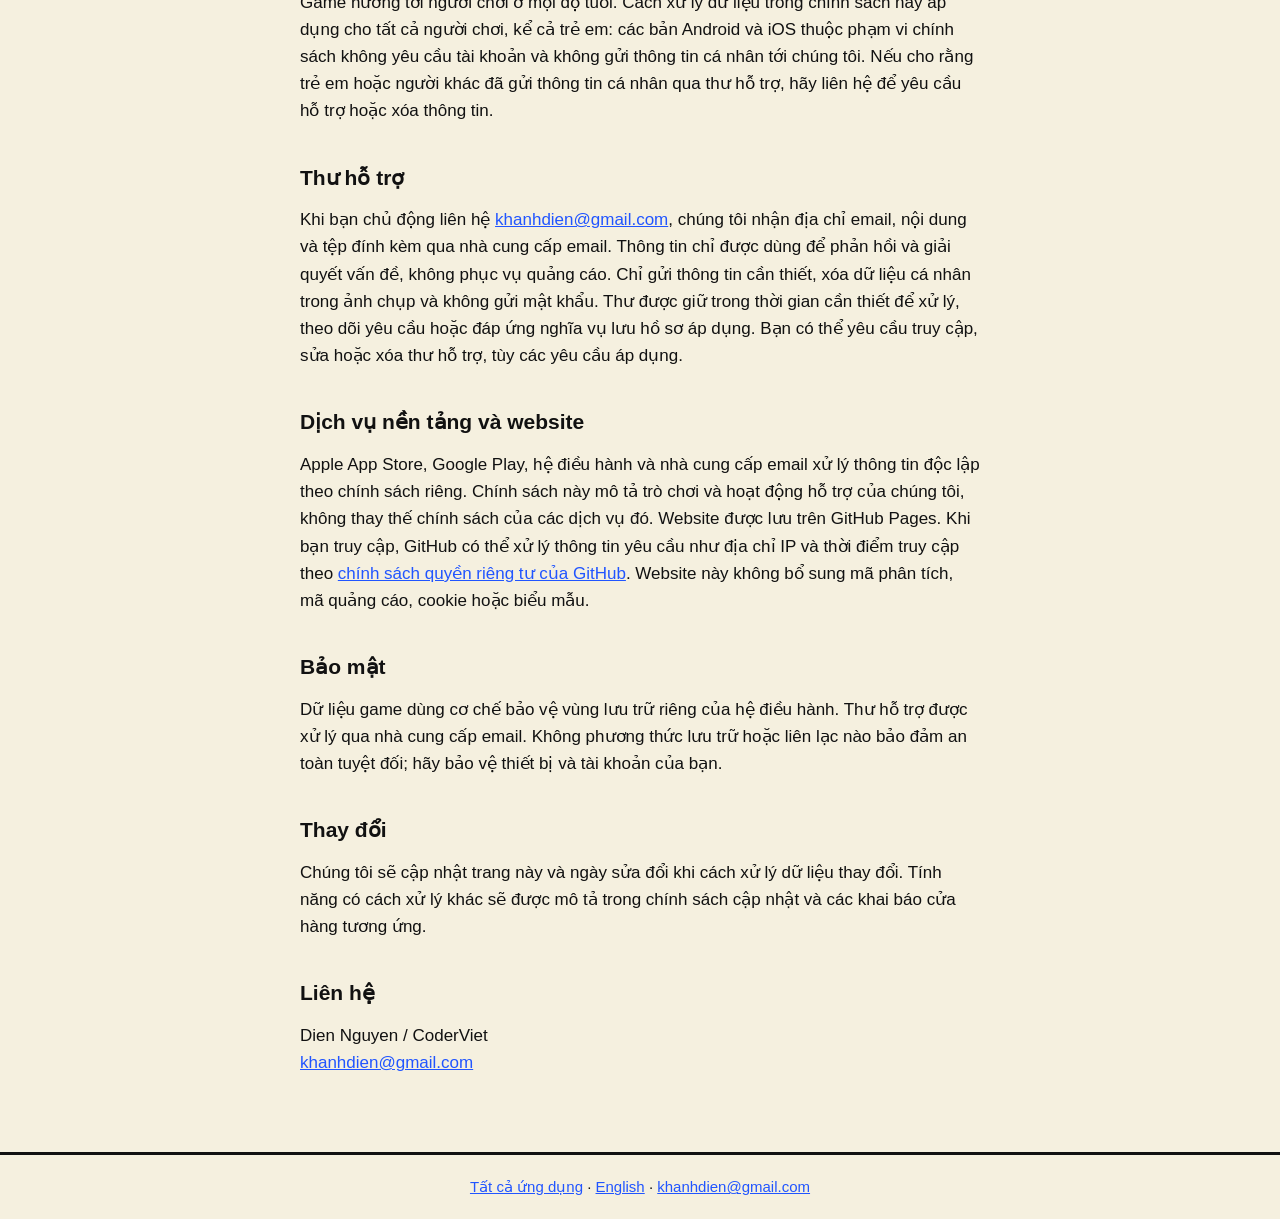
<file: garden-pairs/privacy.html>
<!doctype html>
<html lang="vi">
<head>
<meta charset="utf-8">
<meta name="viewport" content="width=device-width, initial-scale=1">
<title>Chính sách quyền riêng tư — Vườn Ghép Đôi / Garden Pairs</title>
<meta name="description" content="Chính sách quyền riêng tư — Vườn Ghép Đôi / Garden Pairs, Android và iOS, Dien Nguyen / CoderViet.">
<link rel="stylesheet" href="../assets/style.css">
</head>
<body>
<header><h1>Chính sách quyền riêng tư</h1><p>Vườn Ghép Đôi / Garden Pairs · Dien Nguyen / CoderViet</p></header>
<main>
<p class="updated">2026-11-17 · <a href="privacy-en.html">English</a></p>
<section><h2>Tổng quan</h2><p>Vườn Ghép Đôi (Garden Pairs) là trò chơi nối cặp ô do Dien Nguyen phát triển và phát hành với tên CoderViet. Chính sách này áp dụng cho Android từ phiên bản <strong>0.2.3 (5)</strong> và iOS từ phiên bản <strong>0.2.5 (7)</strong>, mã gói/bundle <strong>com.diennk.gardenpairs</strong>, và các phiên bản sau có cùng cách xử lý dữ liệu. Toàn bộ 13 màn trong phiên bản này đều miễn phí. Không cần tài khoản game; các phiên bản này không có quảng cáo hoặc mua hàng trong ứng dụng. Chính sách không áp dụng cho các bản thử iOS cũ có tính năng khác.</p></section>
<section><h2>Dữ liệu lưu trên thiết bị</h2><p>Ứng dụng lưu bàn chơi hiện tại, màn, điểm, thời gian còn lại, gợi ý và lượt xáo, lịch sử nhận hỗ trợ cần thiết để giữ tiến trình, cùng tùy chọn âm thanh, nhạc và rung trong vùng lưu trữ riêng trên thiết bị. Các dữ liệu này dùng để tiếp tục ván và ghi nhớ cài đặt; không được tải lên máy chủ của nhà phát triển.</p></section>
<section><h2>Thu thập và chia sẻ dữ liệu</h2><p>Các bản Android và iOS này không gửi thông tin cá nhân hoặc dữ liệu chơi tới nhà phát triển hay đơn vị quảng cáo. Chúng tôi không dùng phân tích hoặc báo cáo lỗi từ xa, không bán dữ liệu cá nhân và không theo dõi người chơi giữa các ứng dụng. Nếu bật chẩn đoán cục bộ, sự kiện chỉ được giữ tạm trong bộ nhớ và không tải lên mạng; chẩn đoán mặc định tắt trong bản phát hành.</p></section>
<section><h2>Quảng cáo và thư viện</h2><p>Bản iOS hiện tại không đóng gói SDK quảng cáo và không gửi yêu cầu quảng cáo hay biểu mẫu đồng ý quảng cáo. Các bản Android cũ thuộc phạm vi chính sách còn thư viện Google Mobile Ads không hoạt động, với quảng cáo, biểu mẫu đồng ý, tự khởi tạo và quyền mã quảng cáo đều tắt; các bản mới loại bỏ thư viện này. Các thư viện khác phục vụ lưu dữ liệu cục bộ và phát âm thanh có sẵn trong ứng dụng. App không yêu cầu quyền camera, micro, danh bạ hoặc vị trí. Nếu bật quảng cáo hoặc tính năng có cách xử lý dữ liệu khác trong tương lai, chúng tôi sẽ cập nhật chính sách và khai báo cửa hàng trước khi sử dụng.</p></section>
<section><h2>Lưu giữ, xóa và chuyển thiết bị</h2><p>Dữ liệu chơi cục bộ được giữ trên thiết bị cho tới khi bị thay thế trong quá trình chơi, bạn xóa bộ nhớ ứng dụng hoặc gỡ ứng dụng. Trên Android: Cài đặt → Ứng dụng → Vườn Ghép Đôi → Bộ nhớ → Xóa dữ liệu. Trên iOS, xóa ứng dụng (không chỉ gỡ bỏ ứng dụng để giải phóng dung lượng/offload) để xóa dữ liệu game cục bộ. Xóa dữ liệu hoặc gỡ ứng dụng có thể làm mất vĩnh viễn ván đã lưu. Không có lưu ván trên máy chủ hoặc tài khoản game cần xóa; chúng tôi không thể khôi phục hay xóa ván trên máy bạn từ xa. Ứng dụng tắt sao lưu ứng dụng tiêu chuẩn của Android. Bản sao lưu thiết bị iOS có thể chứa dữ liệu game theo cài đặt Apple của bạn. Nhà sản xuất thiết bị hoặc hệ điều hành có thể cung cấp chuyển dữ liệu giữa thiết bị hoặc khôi phục theo cài đặt và chính sách riêng; chúng tôi không nhận hay kiểm soát các bản sao đó.</p></section>
<section><h2>Trẻ em và người chơi khác</h2><p>Game hướng tới người chơi ở mọi độ tuổi. Cách xử lý dữ liệu trong chính sách này áp dụng cho tất cả người chơi, kể cả trẻ em: các bản Android và iOS thuộc phạm vi chính sách không yêu cầu tài khoản và không gửi thông tin cá nhân tới chúng tôi. Nếu cho rằng trẻ em hoặc người khác đã gửi thông tin cá nhân qua thư hỗ trợ, hãy liên hệ để yêu cầu hỗ trợ hoặc xóa thông tin.</p></section>
<section><h2>Thư hỗ trợ</h2><p>Khi bạn chủ động liên hệ <a href="mailto:khanhdien@gmail.com">khanhdien@gmail.com</a>, chúng tôi nhận địa chỉ email, nội dung và tệp đính kèm qua nhà cung cấp email. Thông tin chỉ được dùng để phản hồi và giải quyết vấn đề, không phục vụ quảng cáo. Chỉ gửi thông tin cần thiết, xóa dữ liệu cá nhân trong ảnh chụp và không gửi mật khẩu. Thư được giữ trong thời gian cần thiết để xử lý, theo dõi yêu cầu hoặc đáp ứng nghĩa vụ lưu hồ sơ áp dụng. Bạn có thể yêu cầu truy cập, sửa hoặc xóa thư hỗ trợ, tùy các yêu cầu áp dụng.</p></section>
<section><h2>Dịch vụ nền tảng và website</h2><p>Apple App Store, Google Play, hệ điều hành và nhà cung cấp email xử lý thông tin độc lập theo chính sách riêng. Chính sách này mô tả trò chơi và hoạt động hỗ trợ của chúng tôi, không thay thế chính sách của các dịch vụ đó. Website được lưu trên GitHub Pages. Khi bạn truy cập, GitHub có thể xử lý thông tin yêu cầu như địa chỉ IP và thời điểm truy cập theo <a href="https://docs.github.com/en/site-policy/privacy-policies/github-general-privacy-statement">chính sách quyền riêng tư của GitHub</a>. Website này không bổ sung mã phân tích, mã quảng cáo, cookie hoặc biểu mẫu.</p></section>
<section><h2>Bảo mật</h2><p>Dữ liệu game dùng cơ chế bảo vệ vùng lưu trữ riêng của hệ điều hành. Thư hỗ trợ được xử lý qua nhà cung cấp email. Không phương thức lưu trữ hoặc liên lạc nào bảo đảm an toàn tuyệt đối; hãy bảo vệ thiết bị và tài khoản của bạn.</p></section>
<section><h2>Thay đổi</h2><p>Chúng tôi sẽ cập nhật trang này và ngày sửa đổi khi cách xử lý dữ liệu thay đổi. Tính năng có cách xử lý khác sẽ được mô tả trong chính sách cập nhật và các khai báo cửa hàng tương ứng.</p></section>
<section><h2>Liên hệ</h2><p>Dien Nguyen / CoderViet<br><a href="mailto:khanhdien@gmail.com">khanhdien@gmail.com</a></p></section>
</main>
<footer><a href="../index.html">Tất cả ứng dụng</a> · <a href="privacy-en.html">English</a> · <a href="mailto:khanhdien@gmail.com">khanhdien@gmail.com</a></footer>
</body>
</html>
</file>
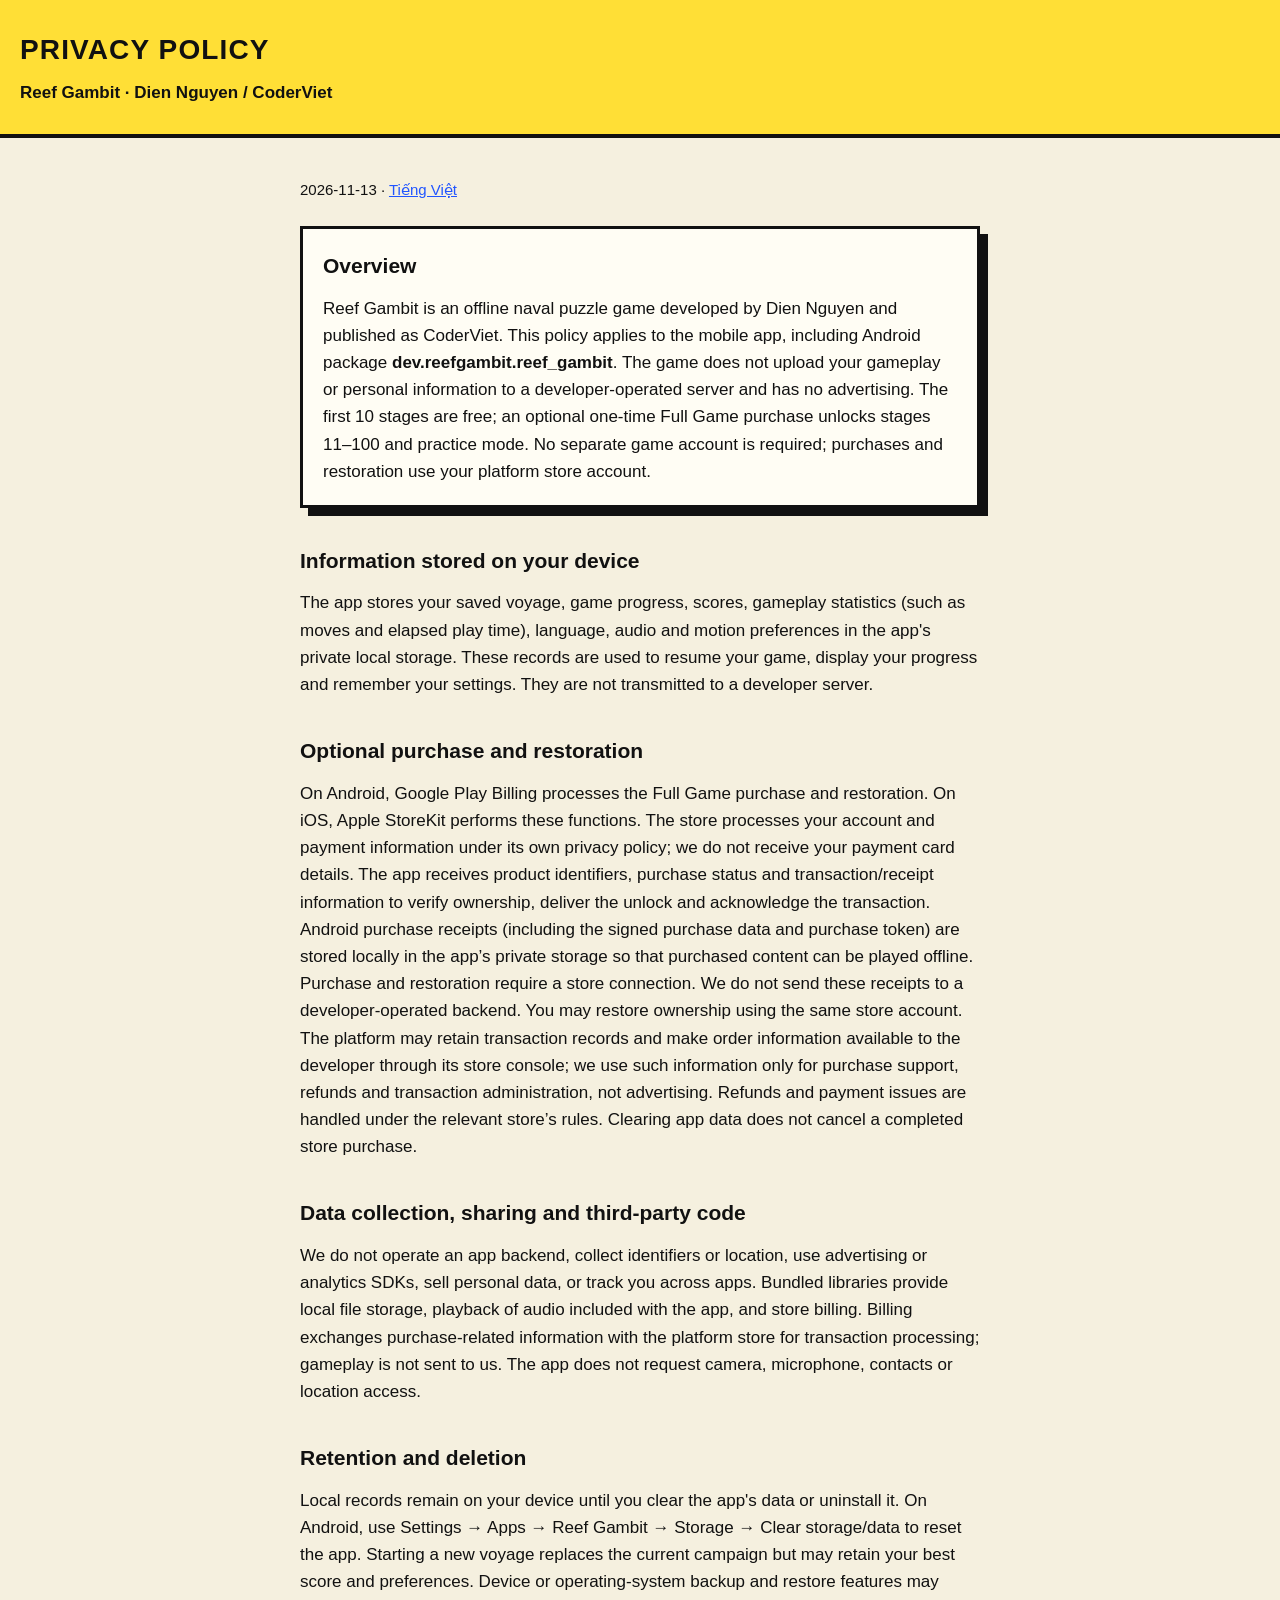
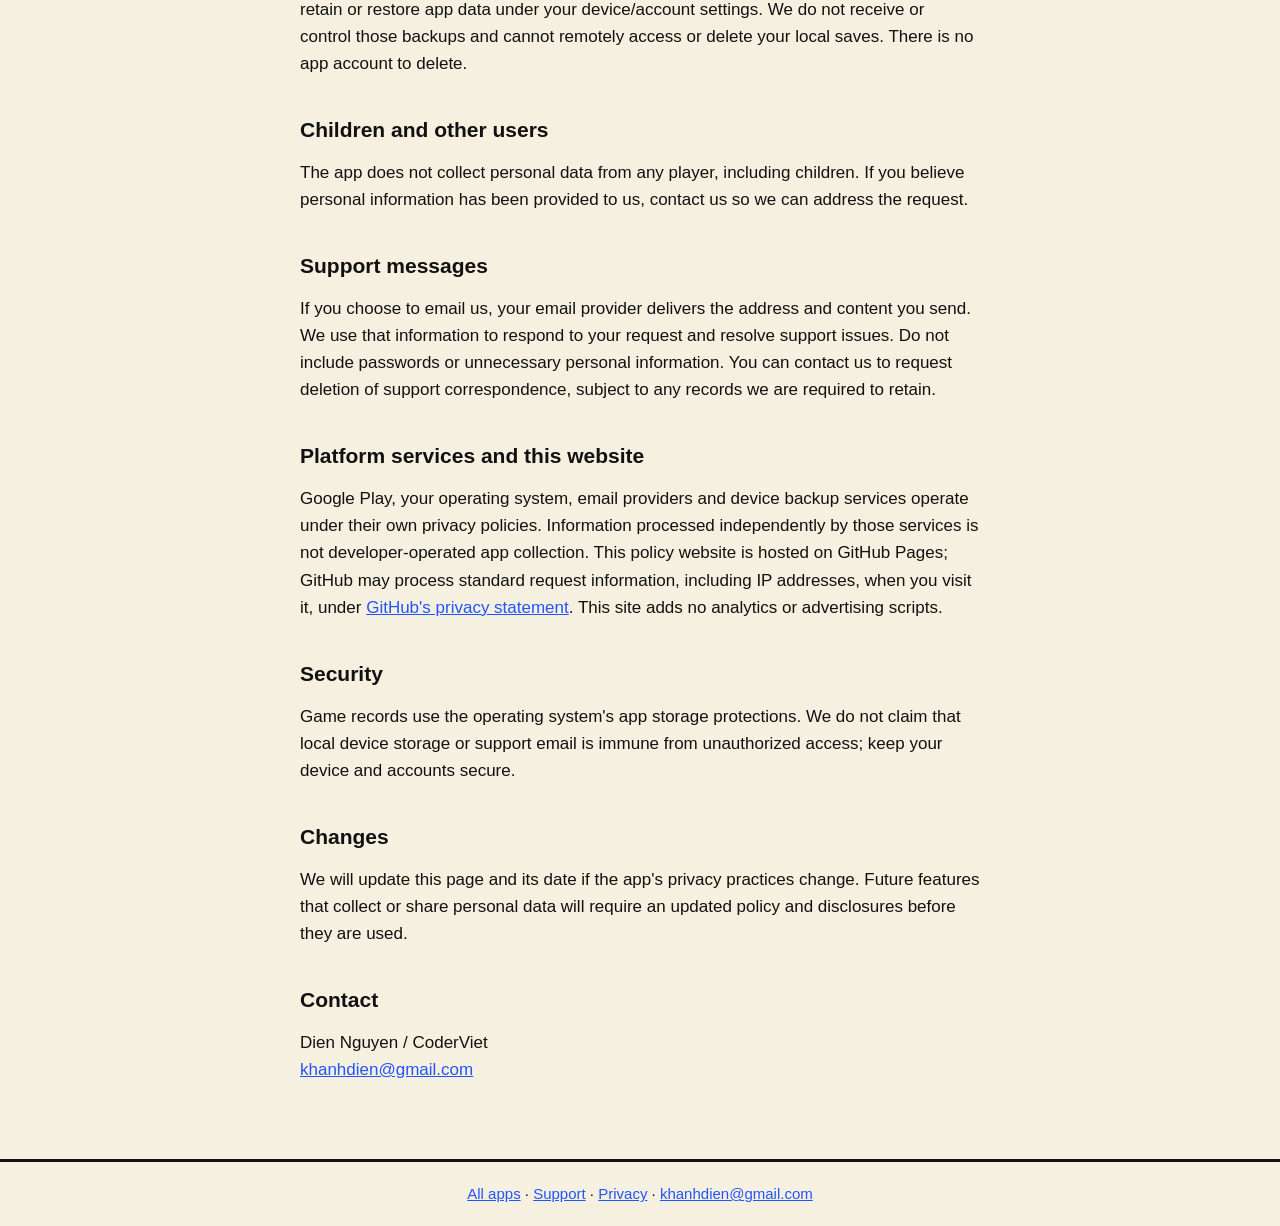
<file: reef-gambit/privacy-en.html>
<!doctype html>
<html lang="en"><head><meta charset="utf-8"><meta name="viewport" content="width=device-width, initial-scale=1"><title>Privacy Policy — Reef Gambit</title><meta name="description" content="Privacy Policy for Reef Gambit, an offline naval puzzle game by Dien Nguyen / CoderViet."><link rel="stylesheet" href="../assets/style.css"></head><body><header><h1>Privacy Policy</h1><p>Reef Gambit · Dien Nguyen / CoderViet</p></header><main><p class="updated">2026-11-13 · <a href="privacy.html">Tiếng Việt</a></p>
<div class="card"><h2>Overview</h2><p>Reef Gambit is an offline naval puzzle game developed by Dien Nguyen and published as CoderViet. This policy applies to the mobile app, including Android package <strong>dev.reefgambit.reef_gambit</strong>. The game does not upload your gameplay or personal information to a developer-operated server and has no advertising. The first 10 stages are free; an optional one-time Full Game purchase unlocks stages 11–100 and practice mode. No separate game account is required; purchases and restoration use your platform store account.</p></div>
<h2>Information stored on your device</h2><p>The app stores your saved voyage, game progress, scores, gameplay statistics (such as moves and elapsed play time), language, audio and motion preferences in the app's private local storage. These records are used to resume your game, display your progress and remember your settings. They are not transmitted to a developer server.</p>
<h2>Optional purchase and restoration</h2><p>On Android, Google Play Billing processes the Full Game purchase and restoration. On iOS, Apple StoreKit performs these functions. The store processes your account and payment information under its own privacy policy; we do not receive your payment card details. The app receives product identifiers, purchase status and transaction/receipt information to verify ownership, deliver the unlock and acknowledge the transaction. Android purchase receipts (including the signed purchase data and purchase token) are stored locally in the app’s private storage so that purchased content can be played offline. Purchase and restoration require a store connection. We do not send these receipts to a developer-operated backend. You may restore ownership using the same store account. The platform may retain transaction records and make order information available to the developer through its store console; we use such information only for purchase support, refunds and transaction administration, not advertising. Refunds and payment issues are handled under the relevant store’s rules. Clearing app data does not cancel a completed store purchase.</p><h2>Data collection, sharing and third-party code</h2><p>We do not operate an app backend, collect identifiers or location, use advertising or analytics SDKs, sell personal data, or track you across apps. Bundled libraries provide local file storage, playback of audio included with the app, and store billing. Billing exchanges purchase-related information with the platform store for transaction processing; gameplay is not sent to us. The app does not request camera, microphone, contacts or location access.</p>
<h2>Retention and deletion</h2><p>Local records remain on your device until you clear the app's data or uninstall it. On Android, use Settings → Apps → Reef Gambit → Storage → Clear storage/data to reset the app. Starting a new voyage replaces the current campaign but may retain your best score and preferences. Device or operating-system backup and restore features may retain or restore app data under your device/account settings. We do not receive or control those backups and cannot remotely access or delete your local saves. There is no app account to delete.</p>
<h2>Children and other users</h2><p>The app does not collect personal data from any player, including children. If you believe personal information has been provided to us, contact us so we can address the request.</p>
<h2>Support messages</h2><p>If you choose to email us, your email provider delivers the address and content you send. We use that information to respond to your request and resolve support issues. Do not include passwords or unnecessary personal information. You can contact us to request deletion of support correspondence, subject to any records we are required to retain.</p>
<h2>Platform services and this website</h2><p>Google Play, your operating system, email providers and device backup services operate under their own privacy policies. Information processed independently by those services is not developer-operated app collection. This policy website is hosted on GitHub Pages; GitHub may process standard request information, including IP addresses, when you visit it, under <a href="https://docs.github.com/en/site-policy/privacy-policies/github-general-privacy-statement">GitHub's privacy statement</a>. This site adds no analytics or advertising scripts.</p>
<h2>Security</h2><p>Game records use the operating system's app storage protections. We do not claim that local device storage or support email is immune from unauthorized access; keep your device and accounts secure.</p>
<h2>Changes</h2><p>We will update this page and its date if the app's privacy practices change. Future features that collect or share personal data will require an updated policy and disclosures before they are used.</p>
<h2>Contact</h2><p>Dien Nguyen / CoderViet<br><a href="mailto:khanhdien@gmail.com">khanhdien@gmail.com</a></p>
</main><footer><a href="../index.html">All apps</a> · <a href="support-en.html">Support</a> · <a href="privacy-en.html">Privacy</a> · <a href="mailto:khanhdien@gmail.com">khanhdien@gmail.com</a></footer></body></html>
</file>
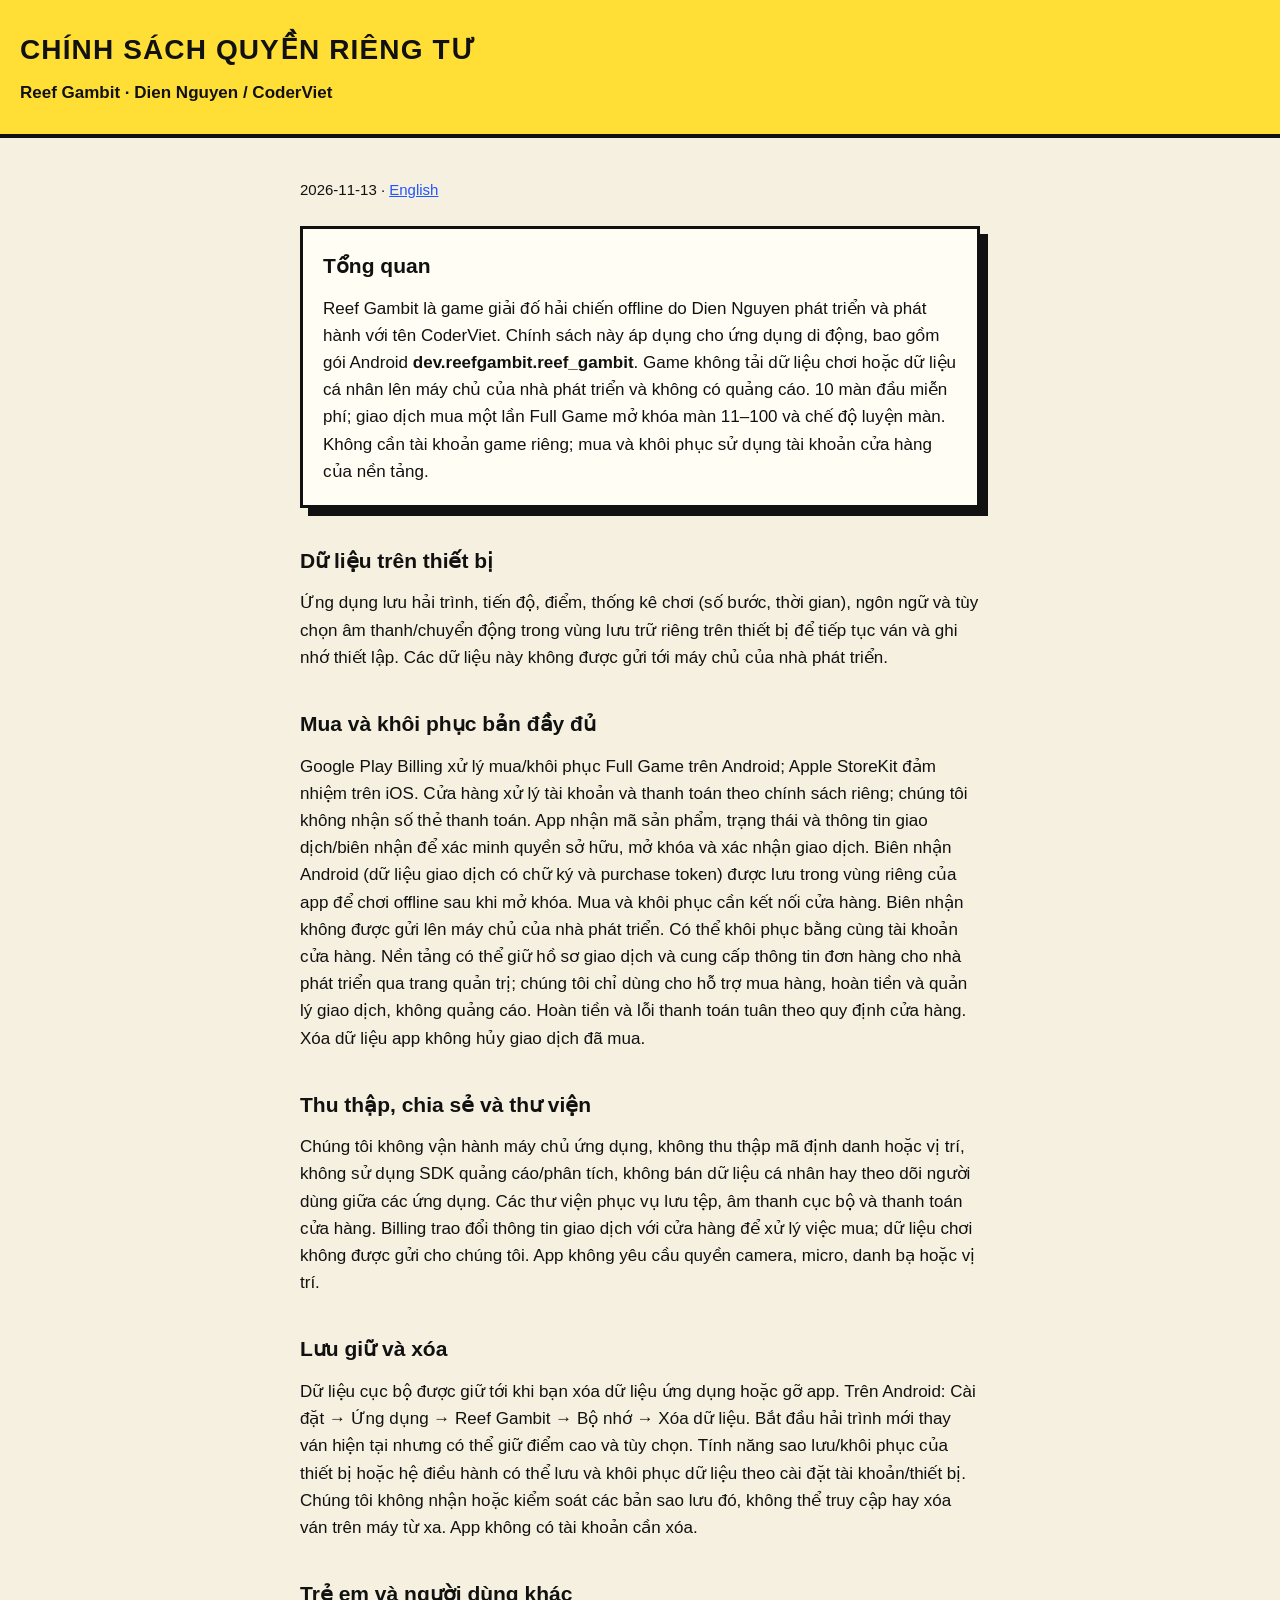
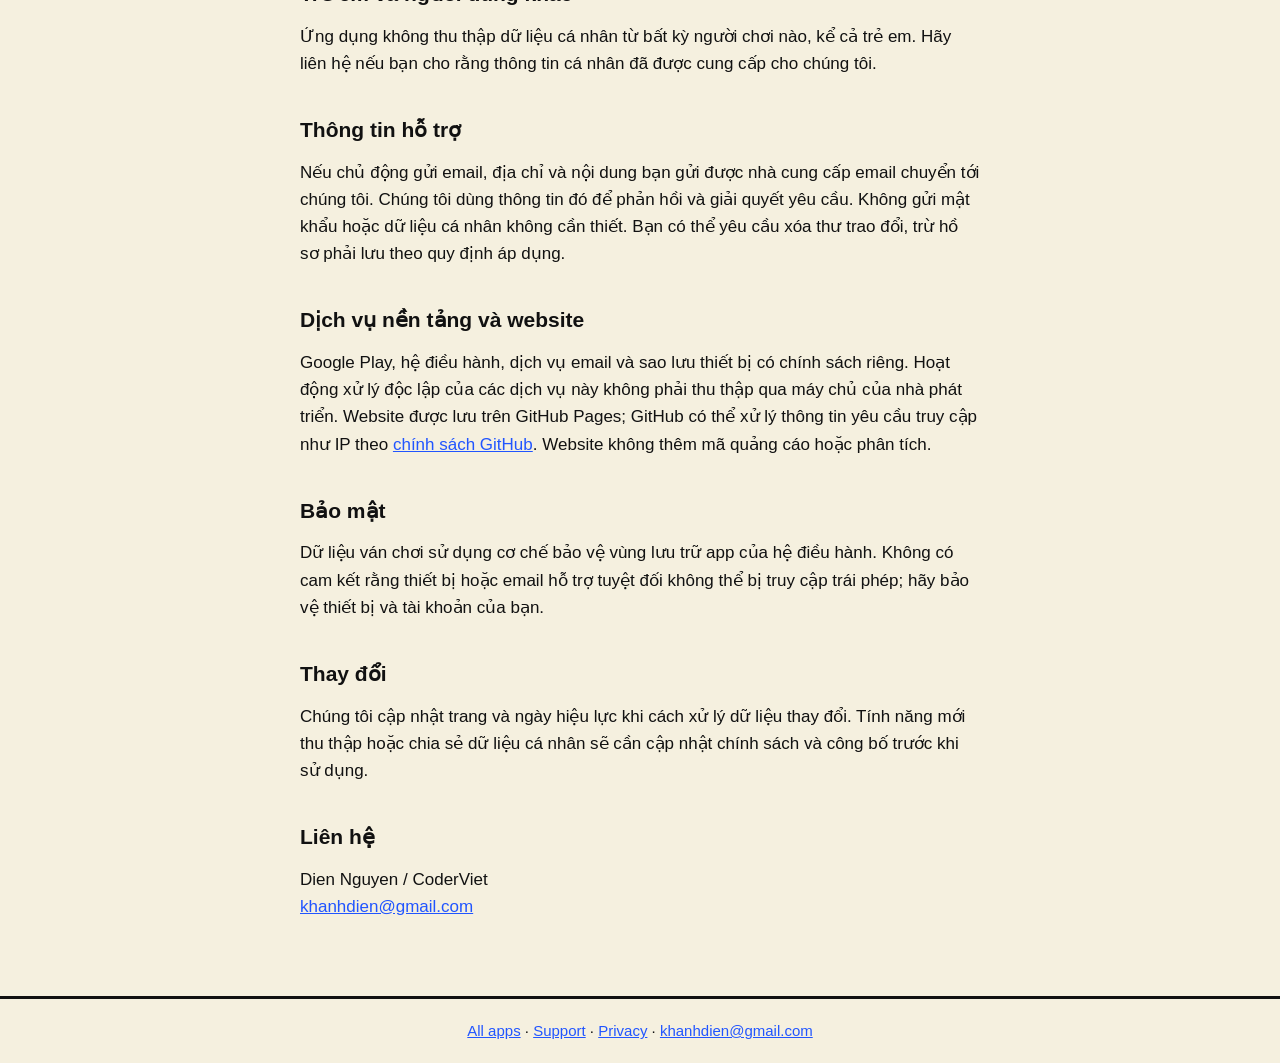
<file: reef-gambit/privacy.html>
<!doctype html>
<html lang="vi"><head><meta charset="utf-8"><meta name="viewport" content="width=device-width, initial-scale=1"><title>Chính sách quyền riêng tư — Reef Gambit</title><meta name="description" content="Chính sách quyền riêng tư for Reef Gambit, an offline naval puzzle game by Dien Nguyen / CoderViet."><link rel="stylesheet" href="../assets/style.css"></head><body><header><h1>Chính sách quyền riêng tư</h1><p>Reef Gambit · Dien Nguyen / CoderViet</p></header><main><p class="updated">2026-11-13 · <a href="privacy-en.html">English</a></p>
<div class="card"><h2>Tổng quan</h2><p>Reef Gambit là game giải đố hải chiến offline do Dien Nguyen phát triển và phát hành với tên CoderViet. Chính sách này áp dụng cho ứng dụng di động, bao gồm gói Android <strong>dev.reefgambit.reef_gambit</strong>. Game không tải dữ liệu chơi hoặc dữ liệu cá nhân lên máy chủ của nhà phát triển và không có quảng cáo. 10 màn đầu miễn phí; giao dịch mua một lần Full Game mở khóa màn 11–100 và chế độ luyện màn. Không cần tài khoản game riêng; mua và khôi phục sử dụng tài khoản cửa hàng của nền tảng.</p></div>
<h2>Dữ liệu trên thiết bị</h2><p>Ứng dụng lưu hải trình, tiến độ, điểm, thống kê chơi (số bước, thời gian), ngôn ngữ và tùy chọn âm thanh/chuyển động trong vùng lưu trữ riêng trên thiết bị để tiếp tục ván và ghi nhớ thiết lập. Các dữ liệu này không được gửi tới máy chủ của nhà phát triển.</p>
<h2>Mua và khôi phục bản đầy đủ</h2><p>Google Play Billing xử lý mua/khôi phục Full Game trên Android; Apple StoreKit đảm nhiệm trên iOS. Cửa hàng xử lý tài khoản và thanh toán theo chính sách riêng; chúng tôi không nhận số thẻ thanh toán. App nhận mã sản phẩm, trạng thái và thông tin giao dịch/biên nhận để xác minh quyền sở hữu, mở khóa và xác nhận giao dịch. Biên nhận Android (dữ liệu giao dịch có chữ ký và purchase token) được lưu trong vùng riêng của app để chơi offline sau khi mở khóa. Mua và khôi phục cần kết nối cửa hàng. Biên nhận không được gửi lên máy chủ của nhà phát triển. Có thể khôi phục bằng cùng tài khoản cửa hàng. Nền tảng có thể giữ hồ sơ giao dịch và cung cấp thông tin đơn hàng cho nhà phát triển qua trang quản trị; chúng tôi chỉ dùng cho hỗ trợ mua hàng, hoàn tiền và quản lý giao dịch, không quảng cáo. Hoàn tiền và lỗi thanh toán tuân theo quy định cửa hàng. Xóa dữ liệu app không hủy giao dịch đã mua.</p><h2>Thu thập, chia sẻ và thư viện</h2><p>Chúng tôi không vận hành máy chủ ứng dụng, không thu thập mã định danh hoặc vị trí, không sử dụng SDK quảng cáo/phân tích, không bán dữ liệu cá nhân hay theo dõi người dùng giữa các ứng dụng. Các thư viện phục vụ lưu tệp, âm thanh cục bộ và thanh toán cửa hàng. Billing trao đổi thông tin giao dịch với cửa hàng để xử lý việc mua; dữ liệu chơi không được gửi cho chúng tôi. App không yêu cầu quyền camera, micro, danh bạ hoặc vị trí.</p>
<h2>Lưu giữ và xóa</h2><p>Dữ liệu cục bộ được giữ tới khi bạn xóa dữ liệu ứng dụng hoặc gỡ app. Trên Android: Cài đặt → Ứng dụng → Reef Gambit → Bộ nhớ → Xóa dữ liệu. Bắt đầu hải trình mới thay ván hiện tại nhưng có thể giữ điểm cao và tùy chọn. Tính năng sao lưu/khôi phục của thiết bị hoặc hệ điều hành có thể lưu và khôi phục dữ liệu theo cài đặt tài khoản/thiết bị. Chúng tôi không nhận hoặc kiểm soát các bản sao lưu đó, không thể truy cập hay xóa ván trên máy từ xa. App không có tài khoản cần xóa.</p>
<h2>Trẻ em và người dùng khác</h2><p>Ứng dụng không thu thập dữ liệu cá nhân từ bất kỳ người chơi nào, kể cả trẻ em. Hãy liên hệ nếu bạn cho rằng thông tin cá nhân đã được cung cấp cho chúng tôi.</p>
<h2>Thông tin hỗ trợ</h2><p>Nếu chủ động gửi email, địa chỉ và nội dung bạn gửi được nhà cung cấp email chuyển tới chúng tôi. Chúng tôi dùng thông tin đó để phản hồi và giải quyết yêu cầu. Không gửi mật khẩu hoặc dữ liệu cá nhân không cần thiết. Bạn có thể yêu cầu xóa thư trao đổi, trừ hồ sơ phải lưu theo quy định áp dụng.</p>
<h2>Dịch vụ nền tảng và website</h2><p>Google Play, hệ điều hành, dịch vụ email và sao lưu thiết bị có chính sách riêng. Hoạt động xử lý độc lập của các dịch vụ này không phải thu thập qua máy chủ của nhà phát triển. Website được lưu trên GitHub Pages; GitHub có thể xử lý thông tin yêu cầu truy cập như IP theo <a href="https://docs.github.com/en/site-policy/privacy-policies/github-general-privacy-statement">chính sách GitHub</a>. Website không thêm mã quảng cáo hoặc phân tích.</p>
<h2>Bảo mật</h2><p>Dữ liệu ván chơi sử dụng cơ chế bảo vệ vùng lưu trữ app của hệ điều hành. Không có cam kết rằng thiết bị hoặc email hỗ trợ tuyệt đối không thể bị truy cập trái phép; hãy bảo vệ thiết bị và tài khoản của bạn.</p>
<h2>Thay đổi</h2><p>Chúng tôi cập nhật trang và ngày hiệu lực khi cách xử lý dữ liệu thay đổi. Tính năng mới thu thập hoặc chia sẻ dữ liệu cá nhân sẽ cần cập nhật chính sách và công bố trước khi sử dụng.</p>
<h2>Liên hệ</h2><p>Dien Nguyen / CoderViet<br><a href="mailto:khanhdien@gmail.com">khanhdien@gmail.com</a></p>
</main><footer><a href="../index.html">All apps</a> · <a href="support-en.html">Support</a> · <a href="privacy-en.html">Privacy</a> · <a href="mailto:khanhdien@gmail.com">khanhdien@gmail.com</a></footer></body></html>
</file>
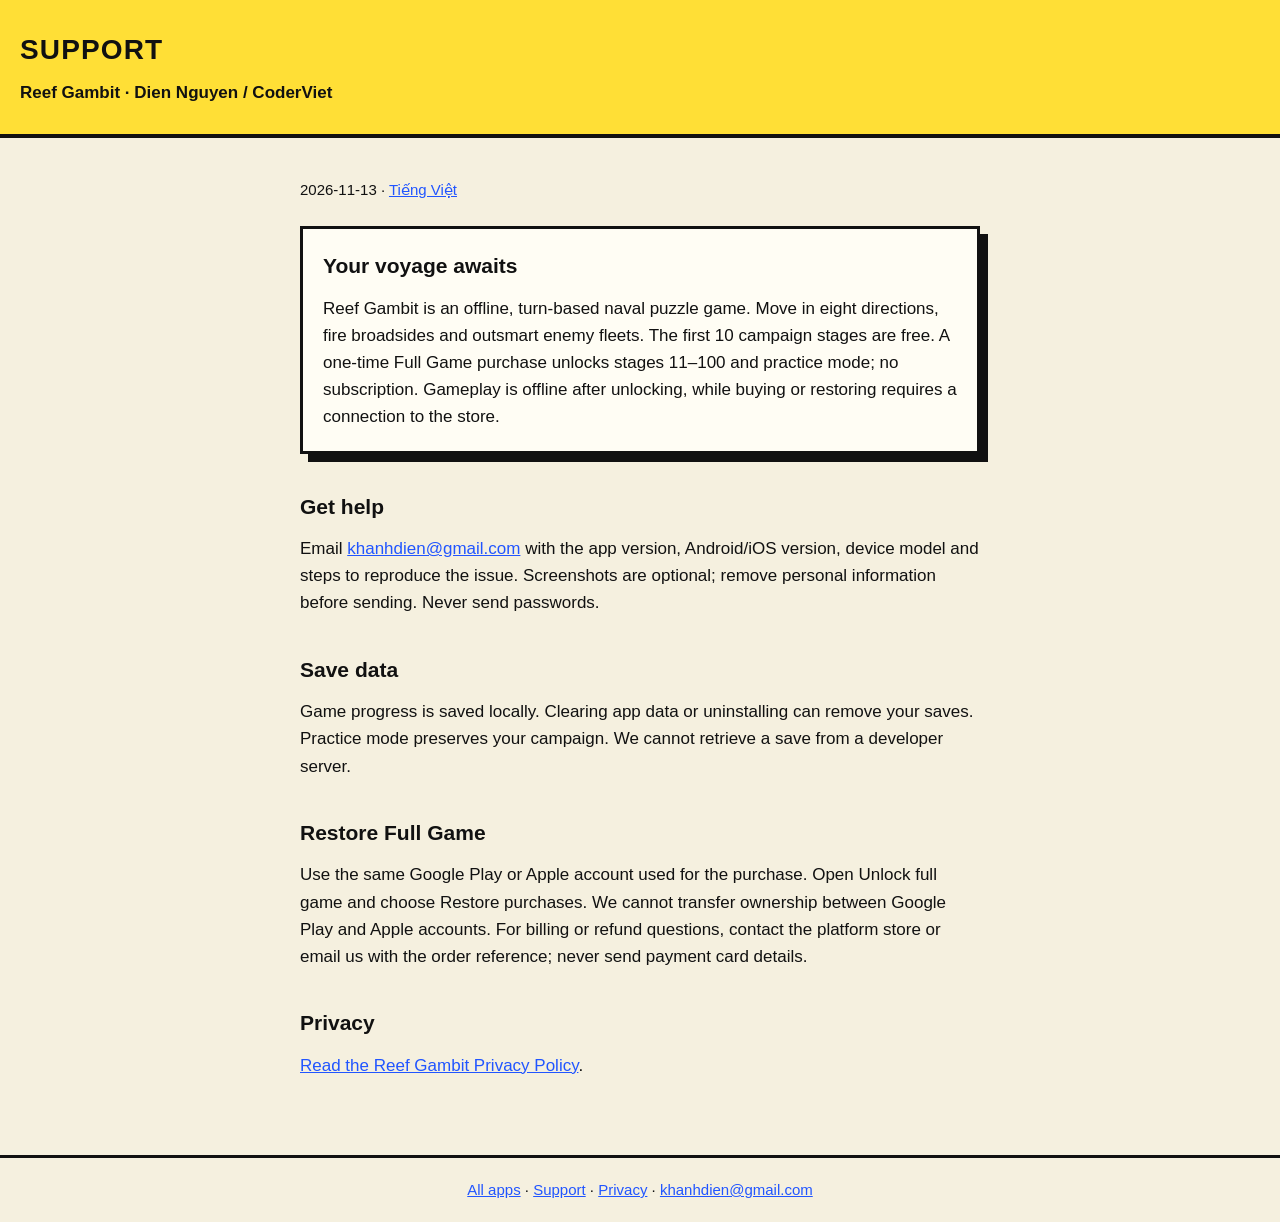
<file: reef-gambit/support-en.html>
<!doctype html>
<html lang="en"><head><meta charset="utf-8"><meta name="viewport" content="width=device-width, initial-scale=1"><title>Support — Reef Gambit</title><meta name="description" content="Support for Reef Gambit, an offline naval puzzle game by Dien Nguyen / CoderViet."><link rel="stylesheet" href="../assets/style.css"></head><body><header><h1>Support</h1><p>Reef Gambit · Dien Nguyen / CoderViet</p></header><main><p class="updated">2026-11-13 · <a href="support.html">Tiếng Việt</a></p><div class="card"><h2>Your voyage awaits</h2><p>Reef Gambit is an offline, turn-based naval puzzle game. Move in eight directions, fire broadsides and outsmart enemy fleets. The first 10 campaign stages are free. A one-time Full Game purchase unlocks stages 11–100 and practice mode; no subscription. Gameplay is offline after unlocking, while buying or restoring requires a connection to the store.</p></div><h2>Get help</h2><p>Email <a href="mailto:khanhdien@gmail.com">khanhdien@gmail.com</a> with the app version, Android/iOS version, device model and steps to reproduce the issue. Screenshots are optional; remove personal information before sending. Never send passwords.</p><h2>Save data</h2><p>Game progress is saved locally. Clearing app data or uninstalling can remove your saves. Practice mode preserves your campaign. We cannot retrieve a save from a developer server.</p><h2>Restore Full Game</h2><p>Use the same Google Play or Apple account used for the purchase. Open Unlock full game and choose Restore purchases. We cannot transfer ownership between Google Play and Apple accounts. For billing or refund questions, contact the platform store or email us with the order reference; never send payment card details.</p><h2>Privacy</h2><p><a href="privacy-en.html">Read the Reef Gambit Privacy Policy</a>.</p></main><footer><a href="../index.html">All apps</a> · <a href="support-en.html">Support</a> · <a href="privacy-en.html">Privacy</a> · <a href="mailto:khanhdien@gmail.com">khanhdien@gmail.com</a></footer></body></html>
</file>
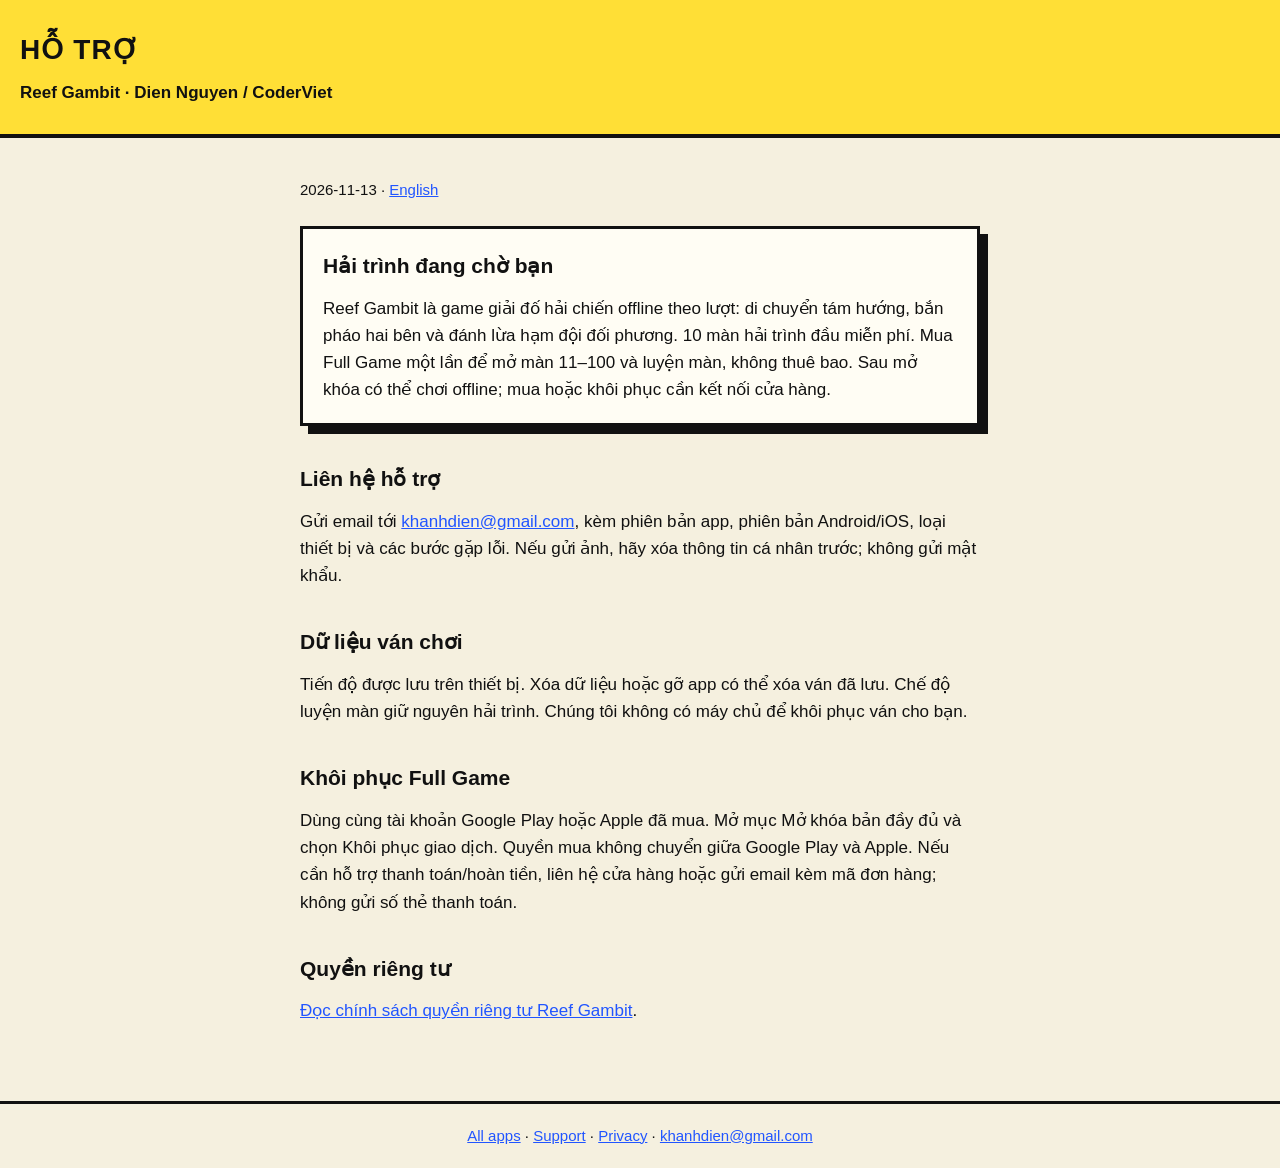
<file: reef-gambit/support.html>
<!doctype html>
<html lang="vi"><head><meta charset="utf-8"><meta name="viewport" content="width=device-width, initial-scale=1"><title>Hỗ trợ — Reef Gambit</title><meta name="description" content="Hỗ trợ for Reef Gambit, an offline naval puzzle game by Dien Nguyen / CoderViet."><link rel="stylesheet" href="../assets/style.css"></head><body><header><h1>Hỗ trợ</h1><p>Reef Gambit · Dien Nguyen / CoderViet</p></header><main><p class="updated">2026-11-13 · <a href="support-en.html">English</a></p><div class="card"><h2>Hải trình đang chờ bạn</h2><p>Reef Gambit là game giải đố hải chiến offline theo lượt: di chuyển tám hướng, bắn pháo hai bên và đánh lừa hạm đội đối phương. 10 màn hải trình đầu miễn phí. Mua Full Game một lần để mở màn 11–100 và luyện màn, không thuê bao. Sau mở khóa có thể chơi offline; mua hoặc khôi phục cần kết nối cửa hàng.</p></div><h2>Liên hệ hỗ trợ</h2><p>Gửi email tới <a href="mailto:khanhdien@gmail.com">khanhdien@gmail.com</a>, kèm phiên bản app, phiên bản Android/iOS, loại thiết bị và các bước gặp lỗi. Nếu gửi ảnh, hãy xóa thông tin cá nhân trước; không gửi mật khẩu.</p><h2>Dữ liệu ván chơi</h2><p>Tiến độ được lưu trên thiết bị. Xóa dữ liệu hoặc gỡ app có thể xóa ván đã lưu. Chế độ luyện màn giữ nguyên hải trình. Chúng tôi không có máy chủ để khôi phục ván cho bạn.</p><h2>Khôi phục Full Game</h2><p>Dùng cùng tài khoản Google Play hoặc Apple đã mua. Mở mục Mở khóa bản đầy đủ và chọn Khôi phục giao dịch. Quyền mua không chuyển giữa Google Play và Apple. Nếu cần hỗ trợ thanh toán/hoàn tiền, liên hệ cửa hàng hoặc gửi email kèm mã đơn hàng; không gửi số thẻ thanh toán.</p><h2>Quyền riêng tư</h2><p><a href="privacy.html">Đọc chính sách quyền riêng tư Reef Gambit</a>.</p></main><footer><a href="../index.html">All apps</a> · <a href="support-en.html">Support</a> · <a href="privacy-en.html">Privacy</a> · <a href="mailto:khanhdien@gmail.com">khanhdien@gmail.com</a></footer></body></html>
</file>
<file: assets/style.css>
:root {
  --yellow: #FFDF36;
  --ink: #111111;
  --paper: #FFFDF4;
  --cream: #F5F0DF;
  --blue: #2155FF;
}

* { box-sizing: border-box; }

body {
  margin: 0;
  background: var(--cream);
  color: var(--ink);
  font: 17px/1.6 -apple-system, BlinkMacSystemFont, "Segoe UI", Roboto,
    Helvetica, Arial, sans-serif;
}

header {
  background: var(--yellow);
  border-bottom: 4px solid var(--ink);
  padding: 28px 20px;
}

header p { margin: 6px 0 0; font-weight: 600; }

main { max-width: 720px; margin: 0 auto; padding: 28px 20px 64px; }

h1 {
  margin: 0;
  font-size: 28px;
  letter-spacing: 0.04em;
  text-transform: uppercase;
}

h2 { margin: 36px 0 10px; font-size: 21px; }
h3 { margin: 24px 0 8px; font-size: 18px; }

p, ul, ol { margin: 12px 0; }
ol, ul { padding-left: 22px; }
li { margin: 6px 0; }

a { color: var(--blue); }

.card {
  background: var(--paper);
  border: 3px solid var(--ink);
  box-shadow: 8px 8px 0 var(--ink);
  padding: 20px;
  margin: 24px 0;
}

.card :first-child { margin-top: 0; }
.card :last-child { margin-bottom: 0; }

.updated { font-size: 15px; }

footer {
  border-top: 3px solid var(--ink);
  padding: 20px;
  text-align: center;
  font-size: 15px;
}

@media (max-width: 480px) {
  h1 { font-size: 23px; }
  .card { box-shadow: 5px 5px 0 var(--ink); }
}
</file>
